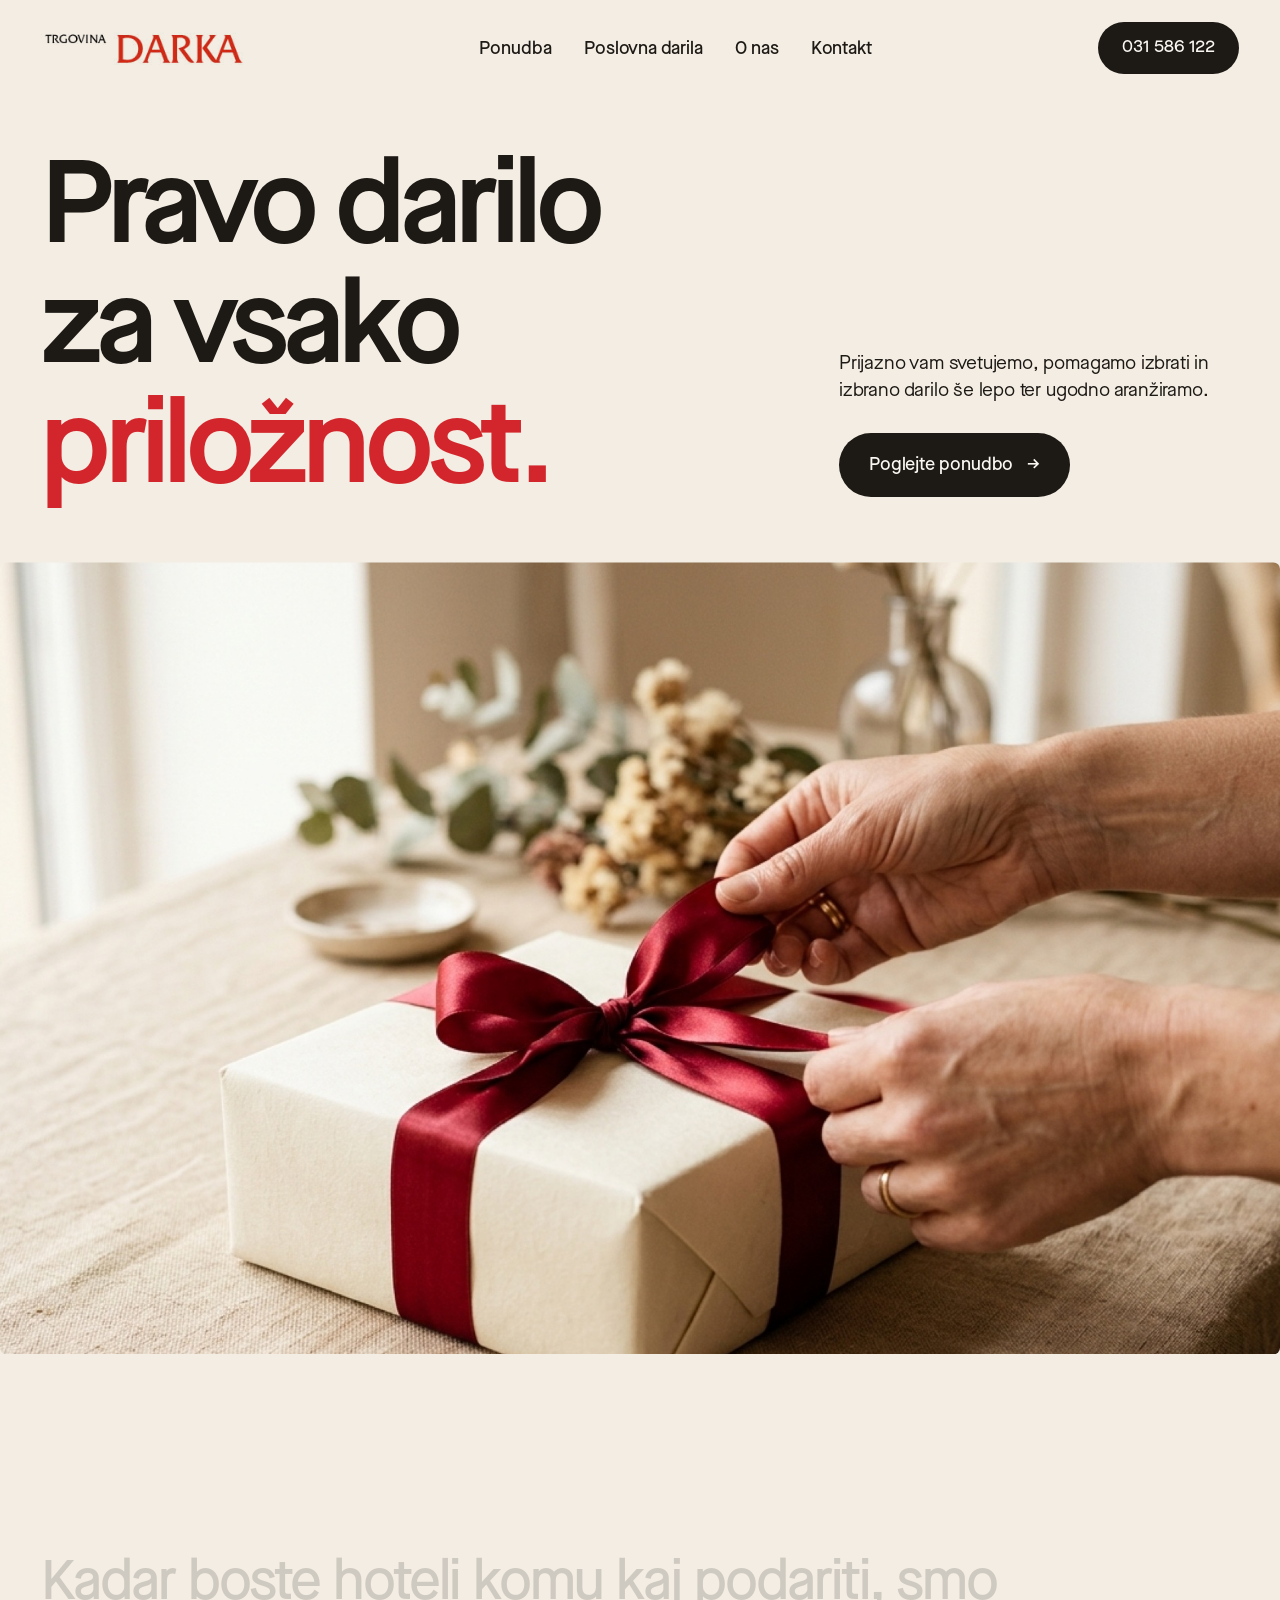
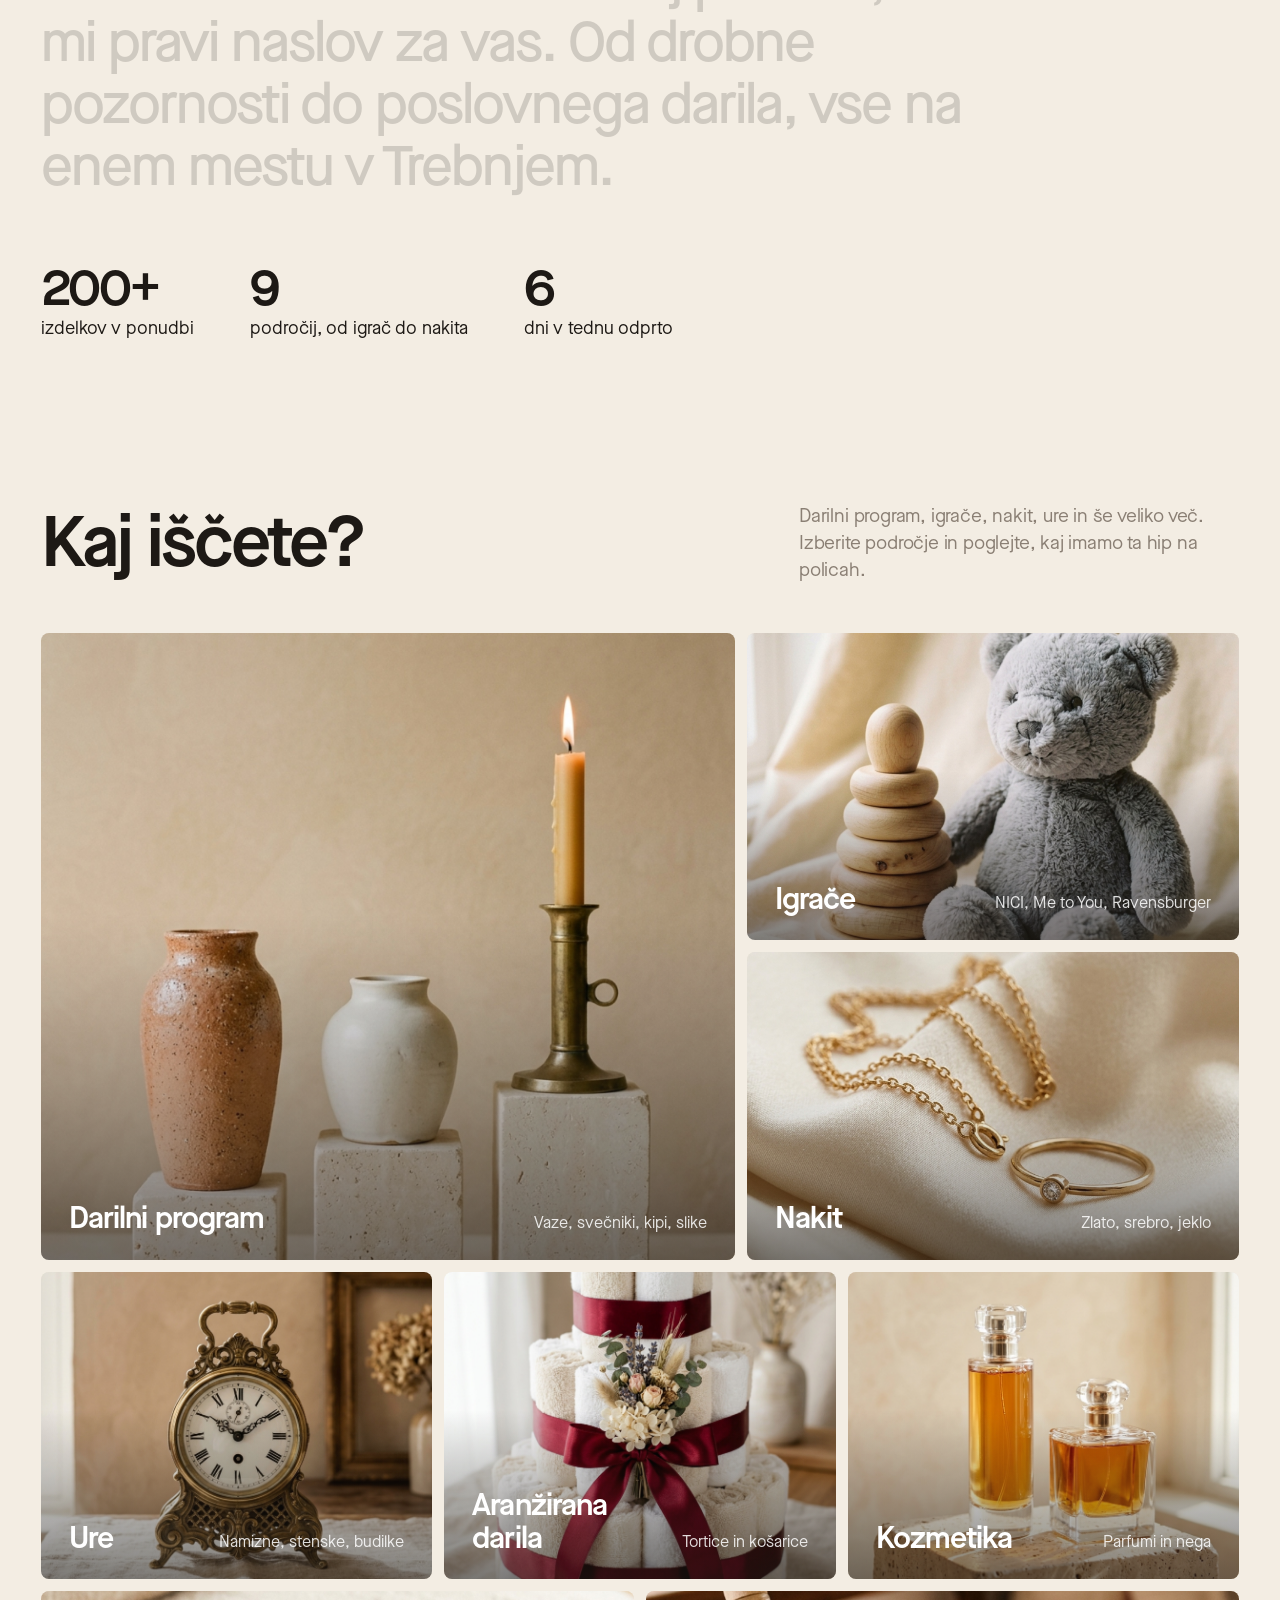
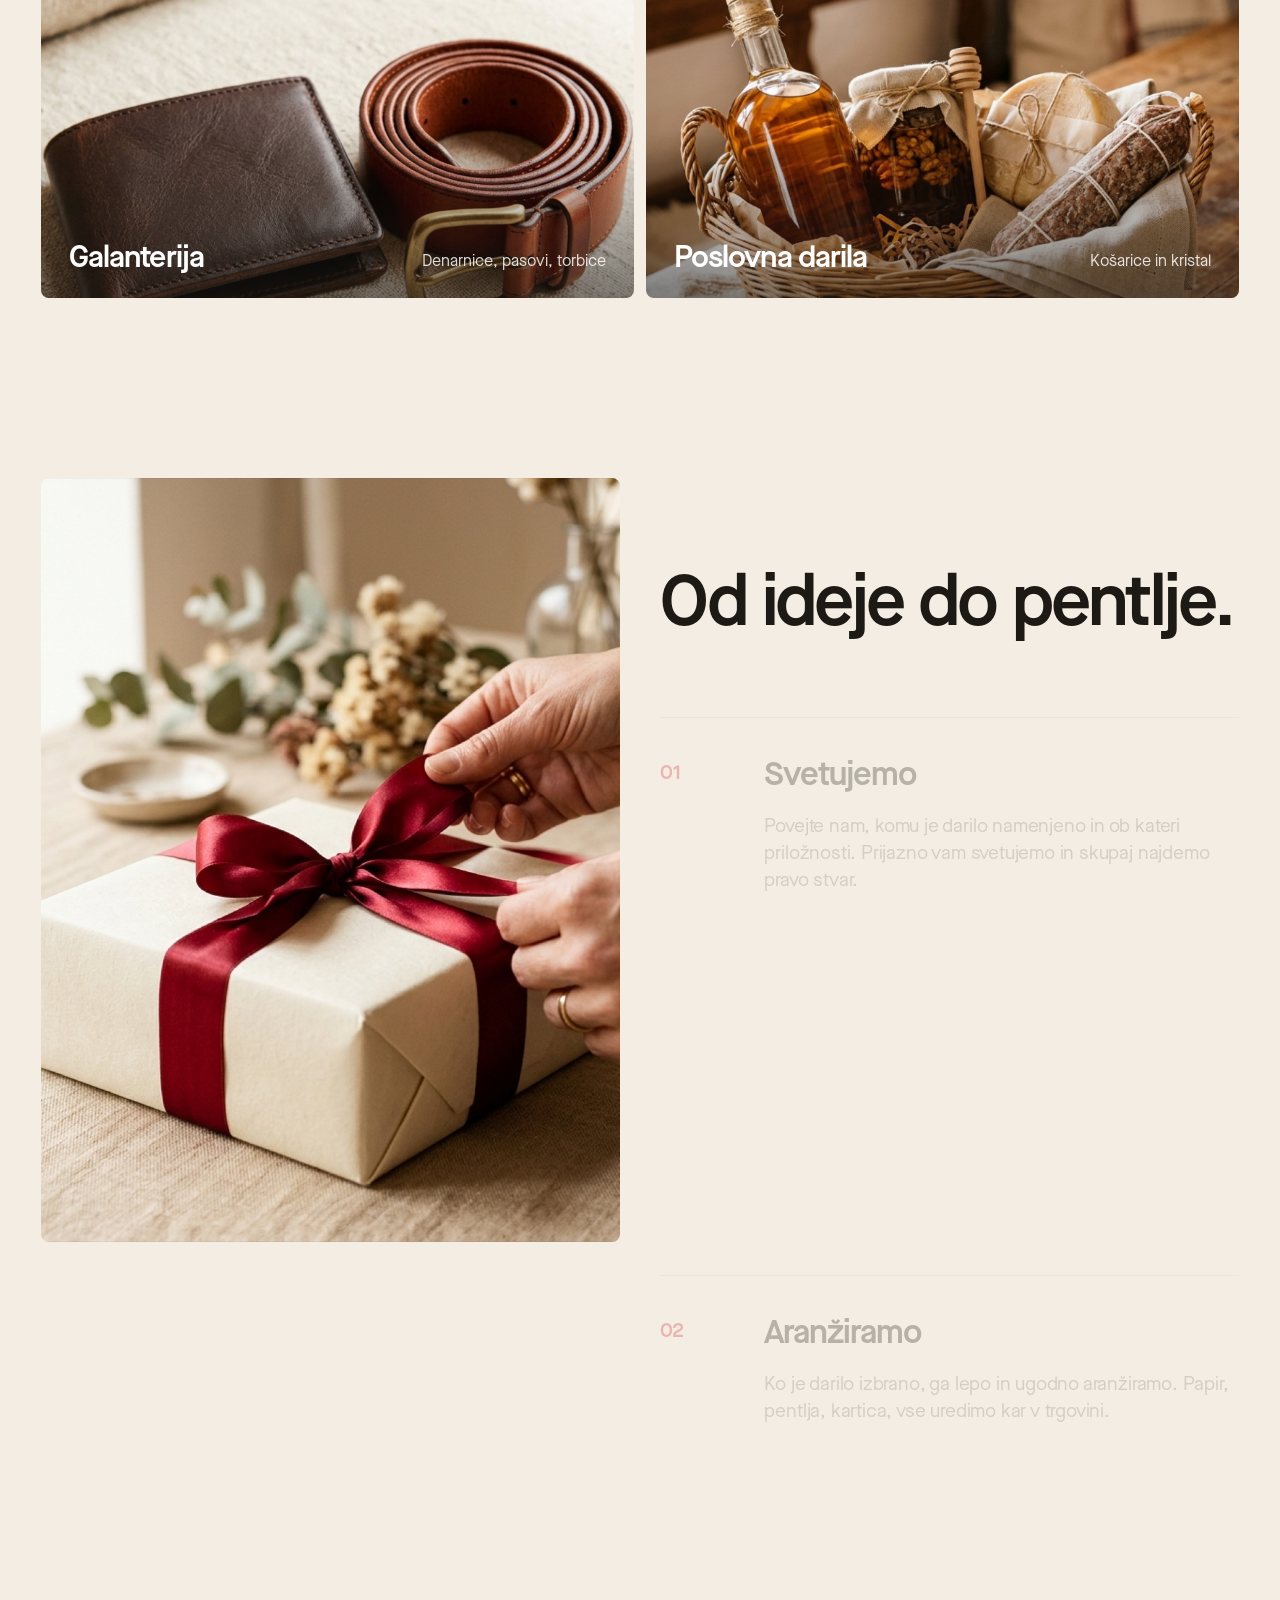
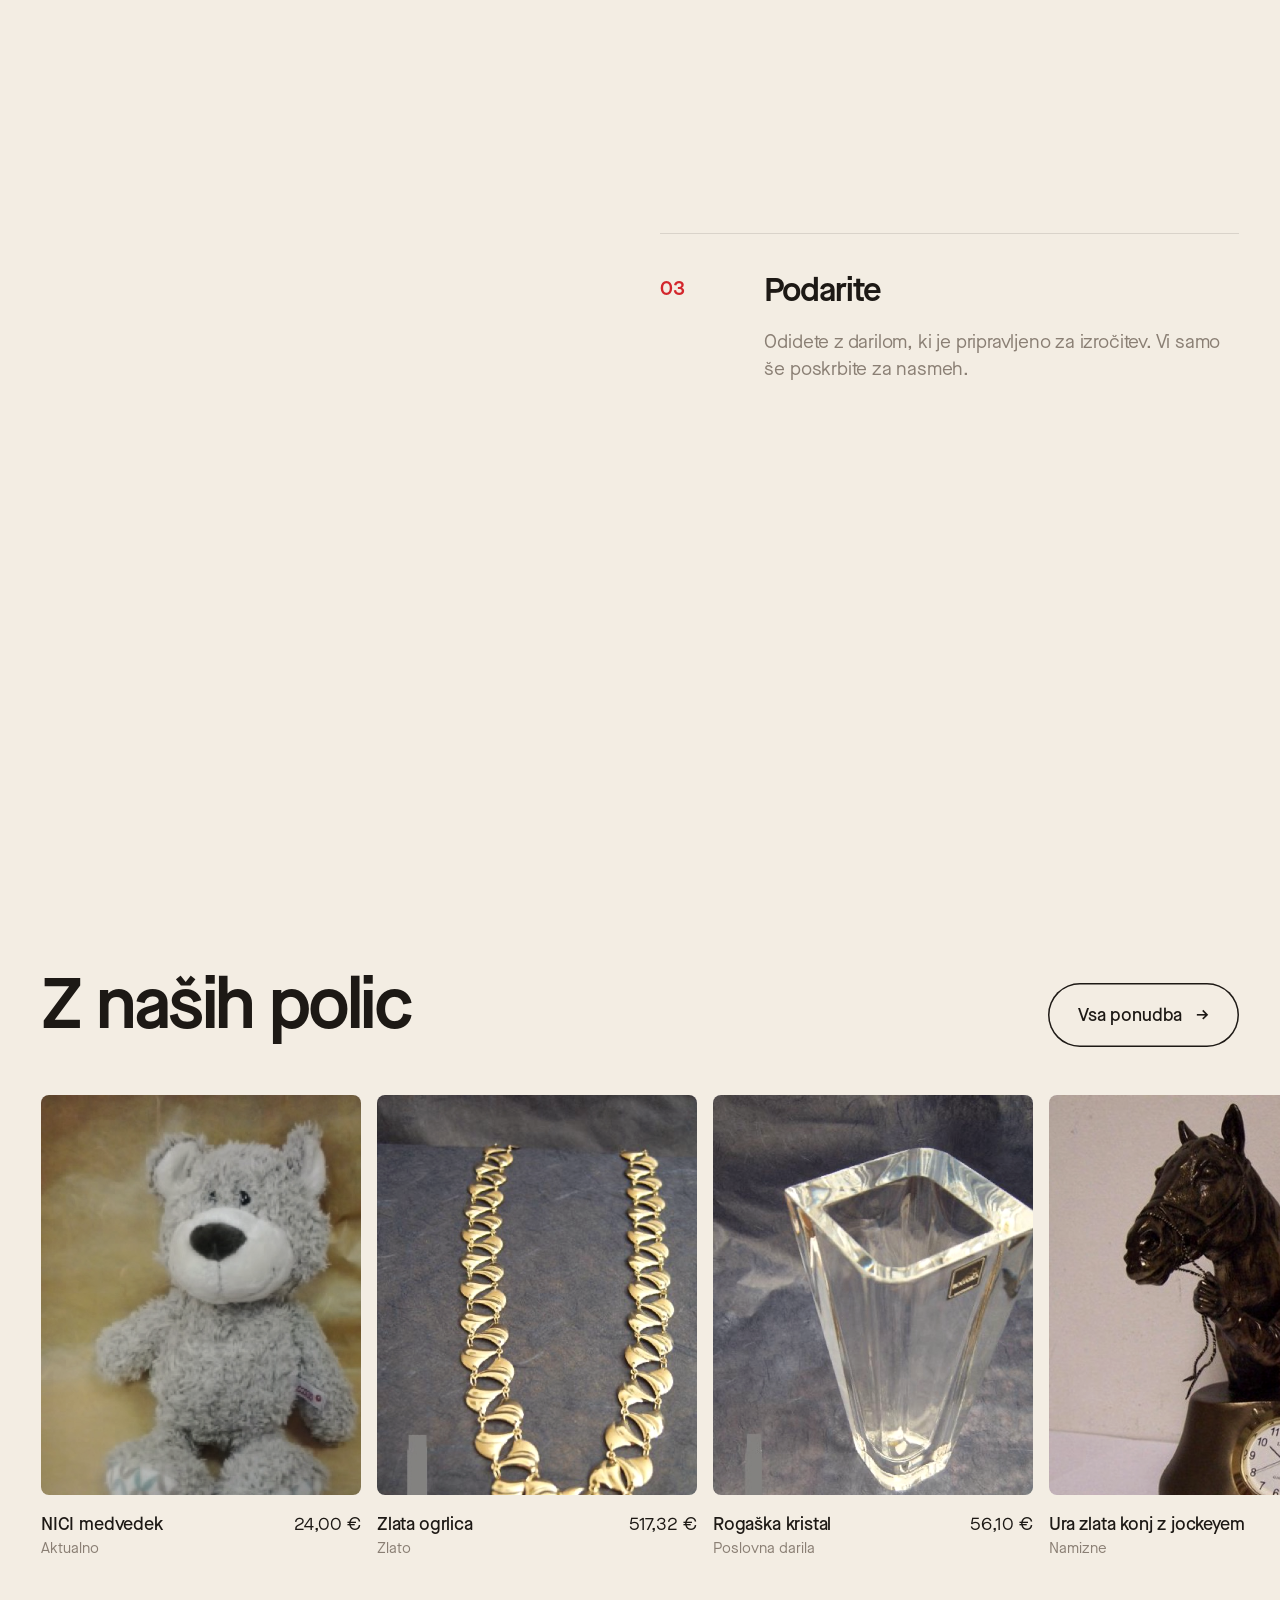
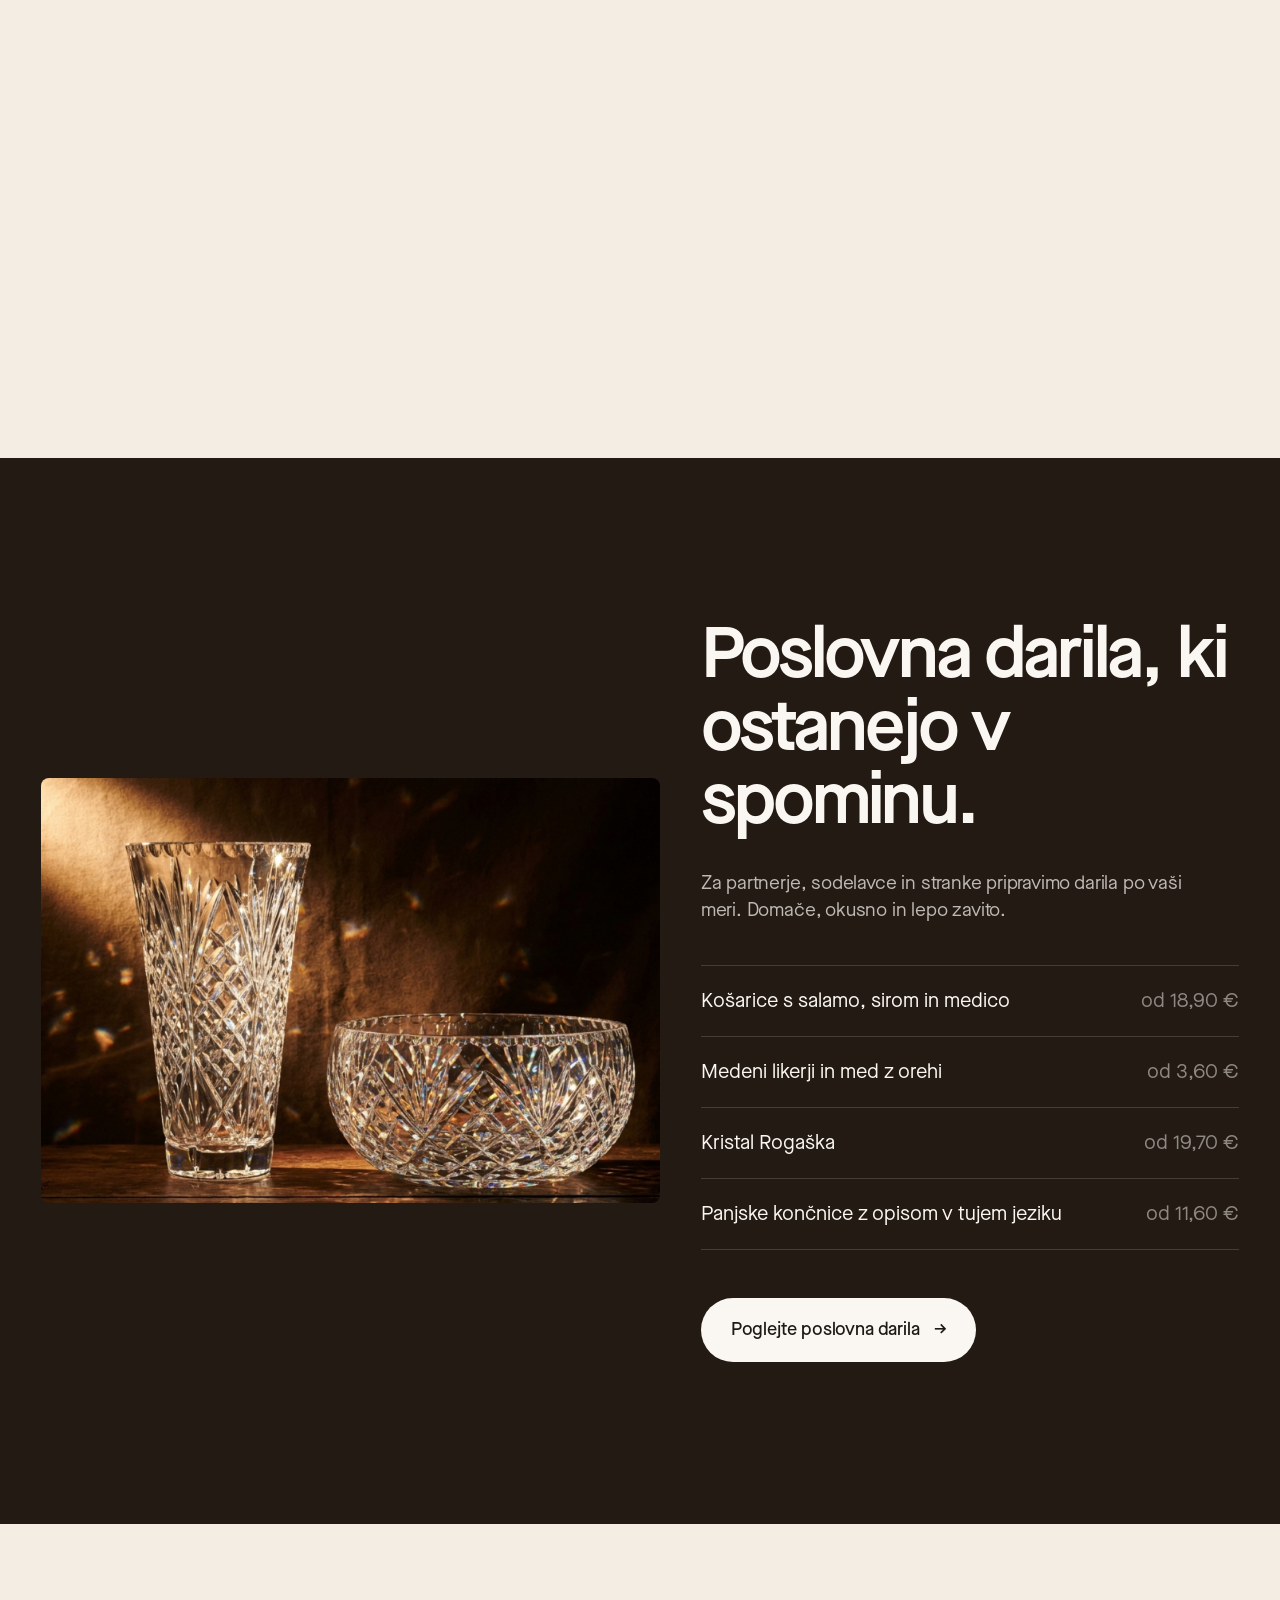
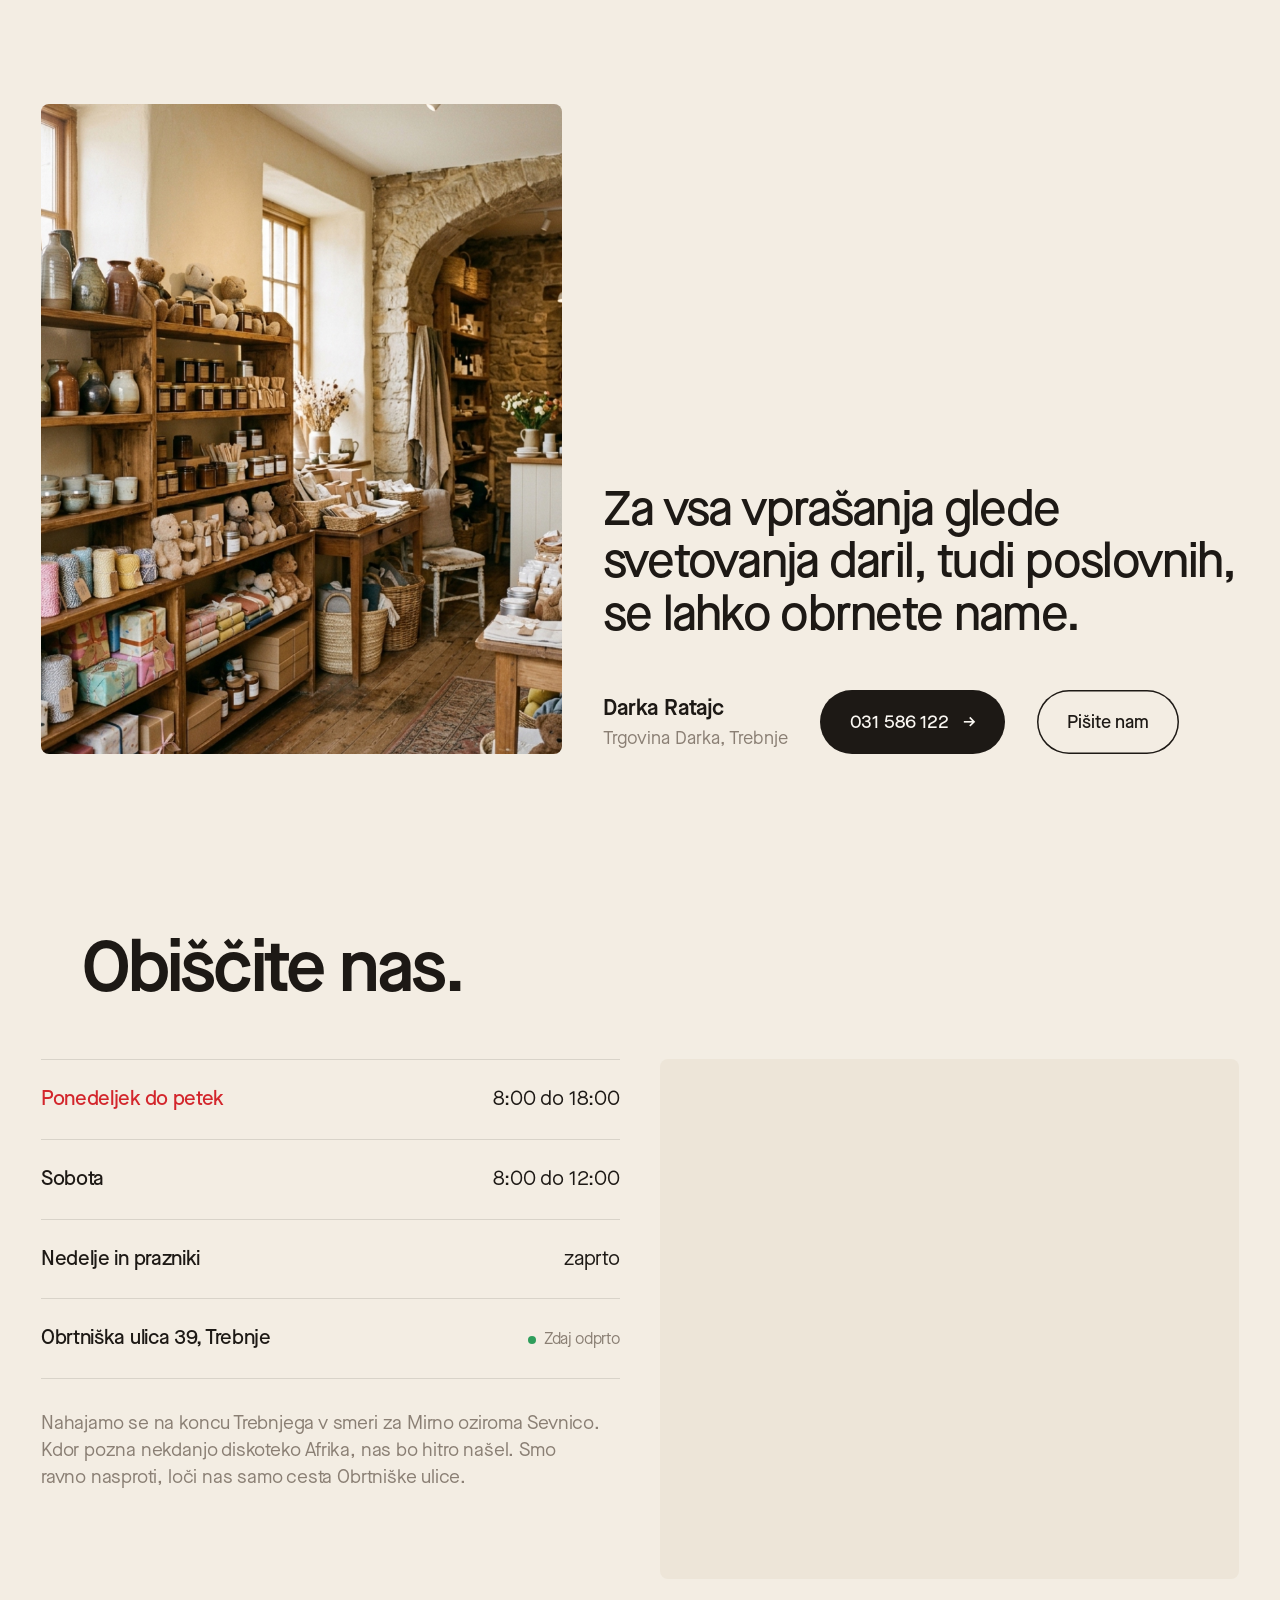
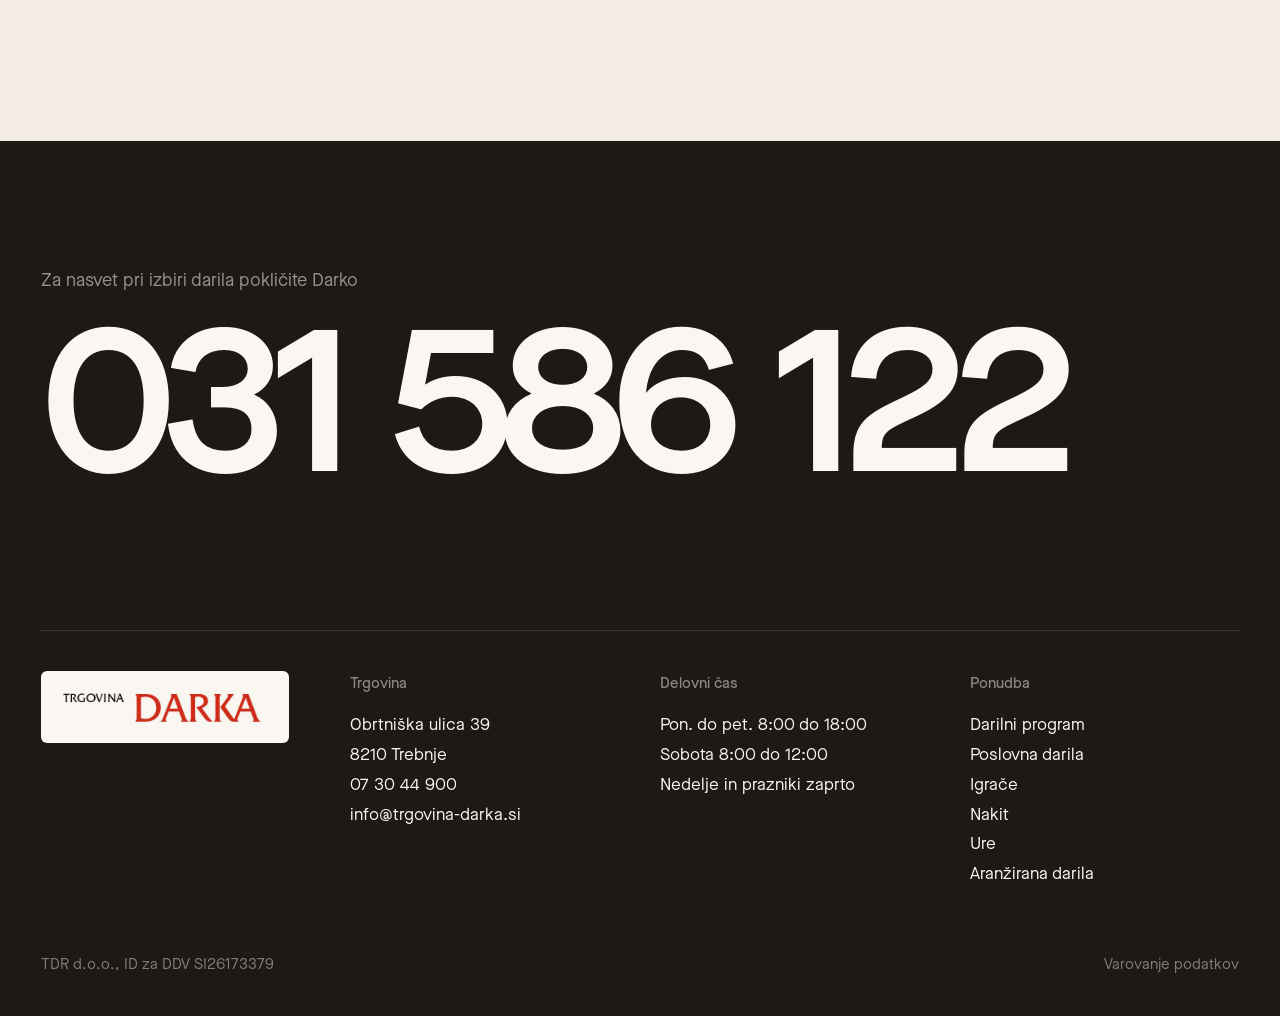
<file: index.html>
<!doctype html>
<html lang="sl">
<head>
<meta charset="utf-8">
<meta name="viewport" content="width=device-width,initial-scale=1">
<title>Trgovina Darka, darila za vsako priložnost, Trebnje</title>
<meta name="description" content="Trgovina Darka v Trebnjem. Darilni program, igrače, nakit, ure in poslovna darila. Prijazno svetujemo in darilo lepo aranžiramo.">
<meta name="robots" content="noindex">
<link rel="preload" href="assets/fonts/MaisonNeue-Demi.otf" as="font" type="font/otf" crossorigin>
<link rel="stylesheet" href="assets/styles.css?v=7">
</head>
<body data-page="home">

<div class="loader" id="loader"><img class="loader-logo" src="assets/img/logo-darka.png" alt=""><div class="loader-bar"></div></div>

<main>
  <section class="hero">
    <div class="hero-top">
      <h1 class="display"><span class="ln"><span>Pravo darilo</span></span><span class="ln"><span>za vsako</span></span><span class="ln"><span class="red">priložnost.</span></span></h1>
      <div class="hero-side rv">
        <p class="lead">Prijazno vam svetujemo, pomagamo izbrati in izbrano darilo še lepo ter ugodno aranžiramo.</p>
        <a class="btn btn-ink" href="ponudba.html">Poglejte ponudbo <span class="arr">→</span></a>
      </div>
    </div>
    <div class="hero-media" id="heroMedia"><img src="assets/img/hero.jpg" alt="Zavijanje darila z rdečo pentljo" id="heroImg"></div>
  </section>

  <section class="statement">
    <p id="statement">Kadar boste hoteli komu kaj podariti, smo mi pravi naslov za vas. Od drobne pozornosti do poslovnega darila, vse na enem mestu v Trebnjem.</p>
    <div class="statement-meta rv">
      <div><b id="cnt">200+</b>izdelkov v ponudbi</div>
      <div><b>9</b>področij, od igrač do nakita</div>
      <div><b>6</b>dni v tednu odprto</div>
    </div>
  </section>

  <section class="cats">
    <div class="shead">
      <h2 class="h2 rv">Kaj iščete?</h2>
      <p class="lead muted rv">Darilni program, igrače, nakit, ure in še veliko več. Izberite področje in poglejte, kaj imamo ta hip na policah.</p>
    </div>
    <div class="bento">
      <a class="tile t1 rv" href="ponudba.html#Darilni%20program"><img src="assets/img/cat-darilni.jpg" alt="" loading="lazy"><div class="tile-t"><b>Darilni program</b><span>Vaze, svečniki, kipi, slike</span></div></a>
      <a class="tile t2 rv" href="ponudba.html#Igra%C4%8De"><img src="assets/img/cat-igrace.jpg" alt="" loading="lazy"><div class="tile-t"><b>Igrače</b><span>NICI, Me to You, Ravensburger</span></div></a>
      <a class="tile t3 rv" href="ponudba.html#Nakit"><img src="assets/img/cat-nakit.jpg" alt="" loading="lazy"><div class="tile-t"><b>Nakit</b><span>Zlato, srebro, jeklo</span></div></a>
      <a class="tile t4 rv" href="ponudba.html#Ure"><img src="assets/img/cat-ure.jpg" alt="" loading="lazy"><div class="tile-t"><b>Ure</b><span>Namizne, stenske, budilke</span></div></a>
      <a class="tile t5 rv" href="ponudba.html#Aran%C5%BEirana%20darila"><img src="assets/img/cat-aranzirana.jpg" alt="" loading="lazy"><div class="tile-t"><b>Aranžirana darila</b><span>Tortice in košarice</span></div></a>
      <a class="tile t6 rv" href="ponudba.html#Kozmetika"><img src="assets/img/cat-kozmetika.jpg" alt="" loading="lazy"><div class="tile-t"><b>Kozmetika</b><span>Parfumi in nega</span></div></a>
      <a class="tile t7 rv" href="ponudba.html#Galanterija"><img src="assets/img/cat-galanterija.jpg" alt="" loading="lazy"><div class="tile-t"><b>Galanterija</b><span>Denarnice, pasovi, torbice</span></div></a>
      <a class="tile t8 rv" href="ponudba.html#Poslovna%20darila"><img src="assets/img/cat-poslovna.jpg" alt="" loading="lazy"><div class="tile-t"><b>Poslovna darila</b><span>Košarice in kristal</span></div></a>
    </div>
  </section>

  <section class="story" id="story">
    <div class="story-media">
      <img src="assets/img/shop.jpg" alt="" class="on">
      <img src="assets/img/wrap.jpg" alt="">
      <img src="assets/img/hero.jpg" alt="">
    </div>
    <div class="story-steps">
      <h2 class="h2 rv">Od ideje do pentlje.</h2>
      <div class="step on"><span class="step-n">01</span><div><h3 class="h3">Svetujemo</h3><p class="lead muted">Povejte nam, komu je darilo namenjeno in ob kateri priložnosti. Prijazno vam svetujemo in skupaj najdemo pravo stvar.</p></div></div>
      <div class="step"><span class="step-n">02</span><div><h3 class="h3">Aranžiramo</h3><p class="lead muted">Ko je darilo izbrano, ga lepo in ugodno aranžiramo. Papir, pentlja, kartica, vse uredimo kar v trgovini.</p></div></div>
      <div class="step"><span class="step-n">03</span><div><h3 class="h3">Podarite</h3><p class="lead muted">Odidete z darilom, ki je pripravljeno za izročitev. Vi samo še poskrbite za nasmeh.</p></div></div>
    </div>
  </section>

  <section class="shelf" id="shelf">
    <div class="shead">
      <h2 class="h2 rv">Z naših polic</h2>
      <a class="btn btn-line rv" href="ponudba.html">Vsa ponudba <span class="arr">→</span></a>
    </div>
    <div class="shelf-track" id="shelfTrack"></div>
  </section>

  <section class="biz">
    <div class="biz-media rv"><img src="assets/img/crystal.jpg" alt="Kristal" data-par></div>
    <div>
      <h2 class="h2 rv">Poslovna darila, ki ostanejo v spominu.</h2>
      <p class="lead rv">Za partnerje, sodelavce in stranke pripravimo darila po vaši meri. Domače, okusno in lepo zavito.</p>
      <ul class="biz-list rv">
        <li>Košarice s salamo, sirom in medico <span>od 18,90 €</span></li>
        <li>Medeni likerji in med z orehi <span>od 3,60 €</span></li>
        <li>Kristal Rogaška <span>od 19,70 €</span></li>
        <li>Panjske končnice z opisom v tujem jeziku <span>od 11,60 €</span></li>
      </ul>
      <a class="btn btn-light rv" href="ponudba.html#Poslovna%20darila">Poglejte poslovna darila <span class="arr">→</span></a>
    </div>
  </section>

  <section class="darka">
    <div class="darka-img rv"><img src="assets/img/shop.jpg" alt="Trgovina Darka" data-par></div>
    <div>
      <q class="rv">Za vsa vprašanja glede svetovanja daril, tudi poslovnih, se lahko obrnete name.</q>
      <div class="darka-who rv">
        <div><b>Darka Ratajc</b><span class="muted">Trgovina Darka, Trebnje</span></div>
        <a class="btn btn-ink" href="tel:+38631586122">031 586 122 <span class="arr">→</span></a>
        <a class="btn btn-line" href="mailto:info@trgovina-darka.si">Pišite nam</a>
      </div>
    </div>
  </section>

  <section class="visit" id="obisk">
    <div class="shead"><h2 class="h2 rv">Obiščite nas.</h2></div>
    <div class="visit-grid">
      <div>
        <div class="rows rv" id="hours">
          <div class="row" data-d="1-5"><b>Ponedeljek do petek</b><span>8:00 do 18:00</span></div>
          <div class="row" data-d="6"><b>Sobota</b><span>8:00 do 12:00</span></div>
          <div class="row" data-d="0"><b>Nedelje in prazniki</b><span>zaprto</span></div>
          <div class="row"><b>Obrtniška ulica 39, Trebnje</b><span class="st"><i class="dot" id="dot"></i><span id="status"></span></span></div>
        </div>
        <p class="lead muted visit-note rv">Nahajamo se na koncu Trebnjega v smeri za Mirno oziroma Sevnico. Kdor pozna nekdanjo diskoteko Afrika, nas bo hitro našel. Smo ravno nasproti, loči nas samo cesta Obrtniške ulice.</p>
      </div>
      <div class="map rv"><iframe title="Zemljevid, Obrtniška ulica 39, Trebnje" loading="lazy" src="https://maps.google.com/maps?q=Obrtni%C5%A1ka%20ulica%2039%2C%208210%20Trebnje&z=15&output=embed"></iframe></div>
    </div>
  </section>
</main>

<script src="assets/js/gsap.min.js"></script>
<script src="assets/js/ScrollTrigger.min.js"></script>
<script src="assets/js/lenis.min.js"></script>
<script src="assets/js/products.js?v=7"></script>
<script src="assets/js/site.js?v=7"></script>
<script src="assets/js/shop.js?v=7"></script>
<script src="assets/js/home.js?v=7"></script>
</body>
</html>
</file>
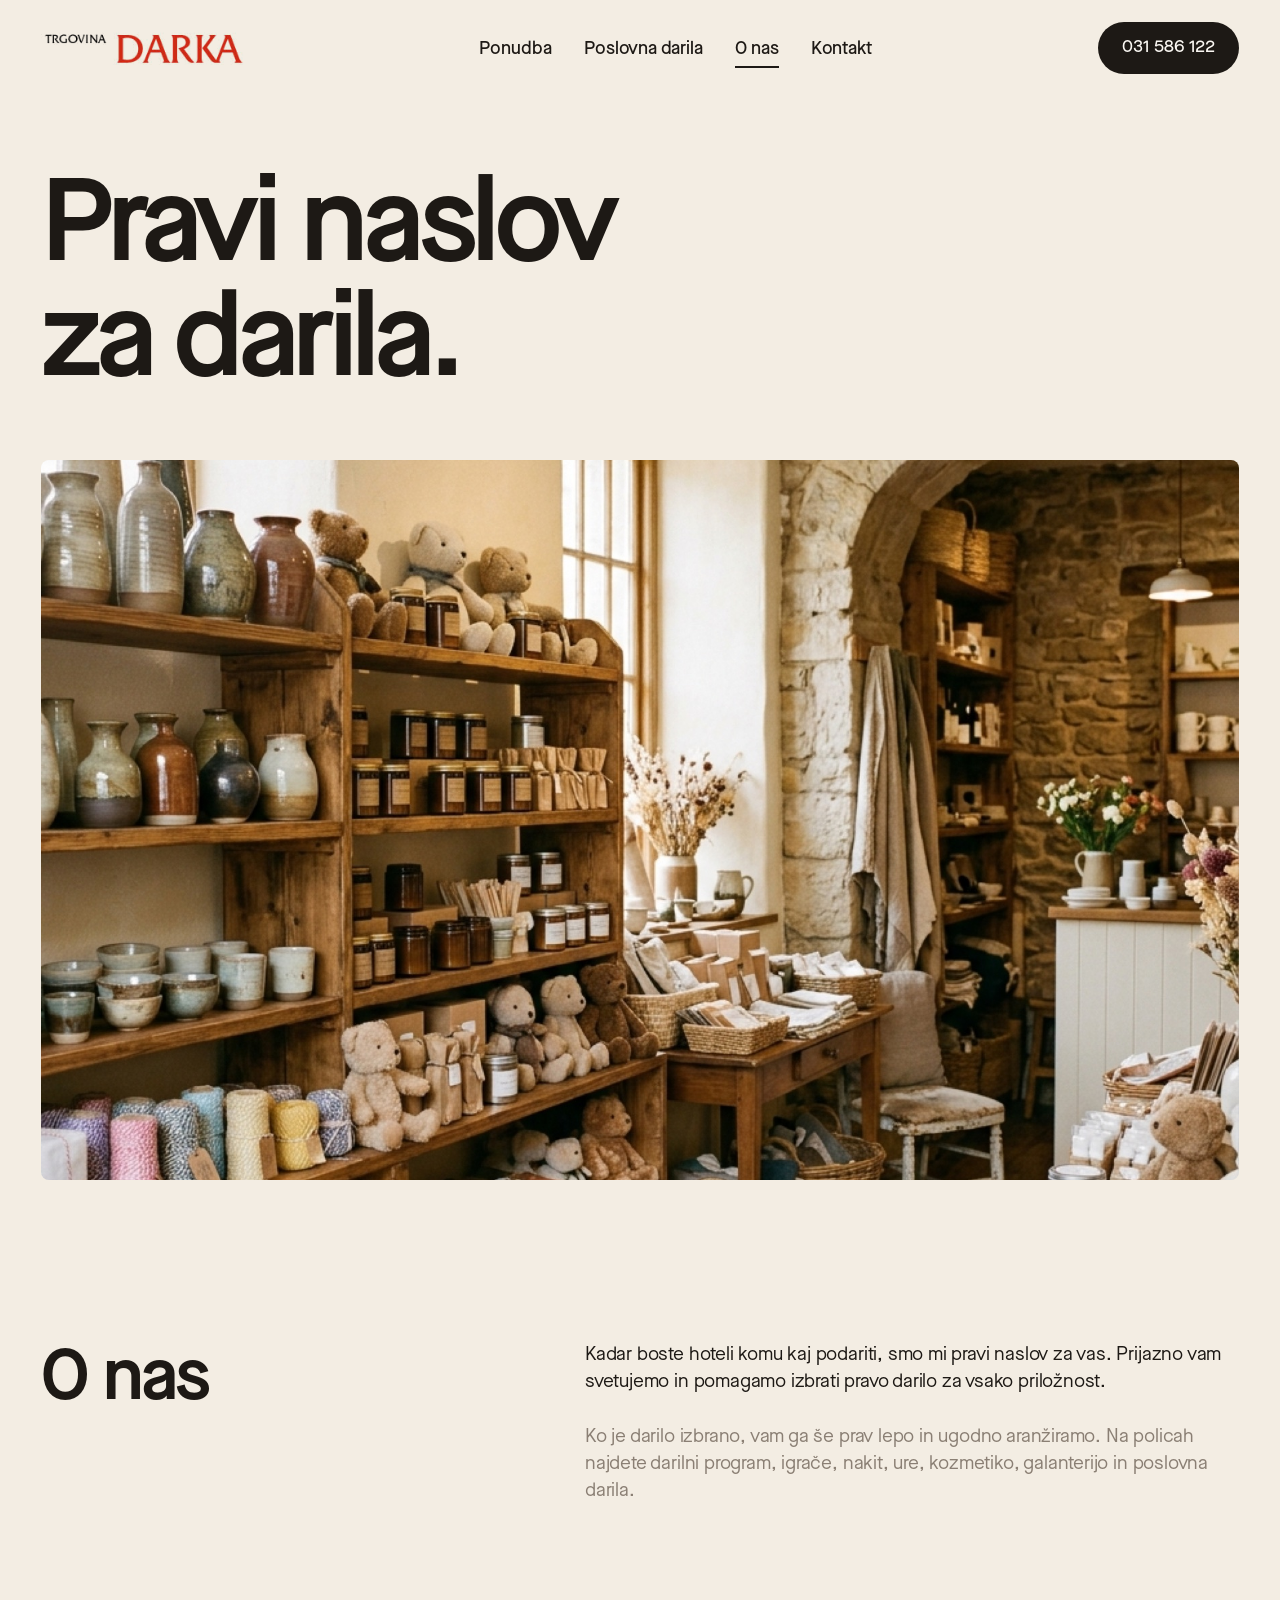
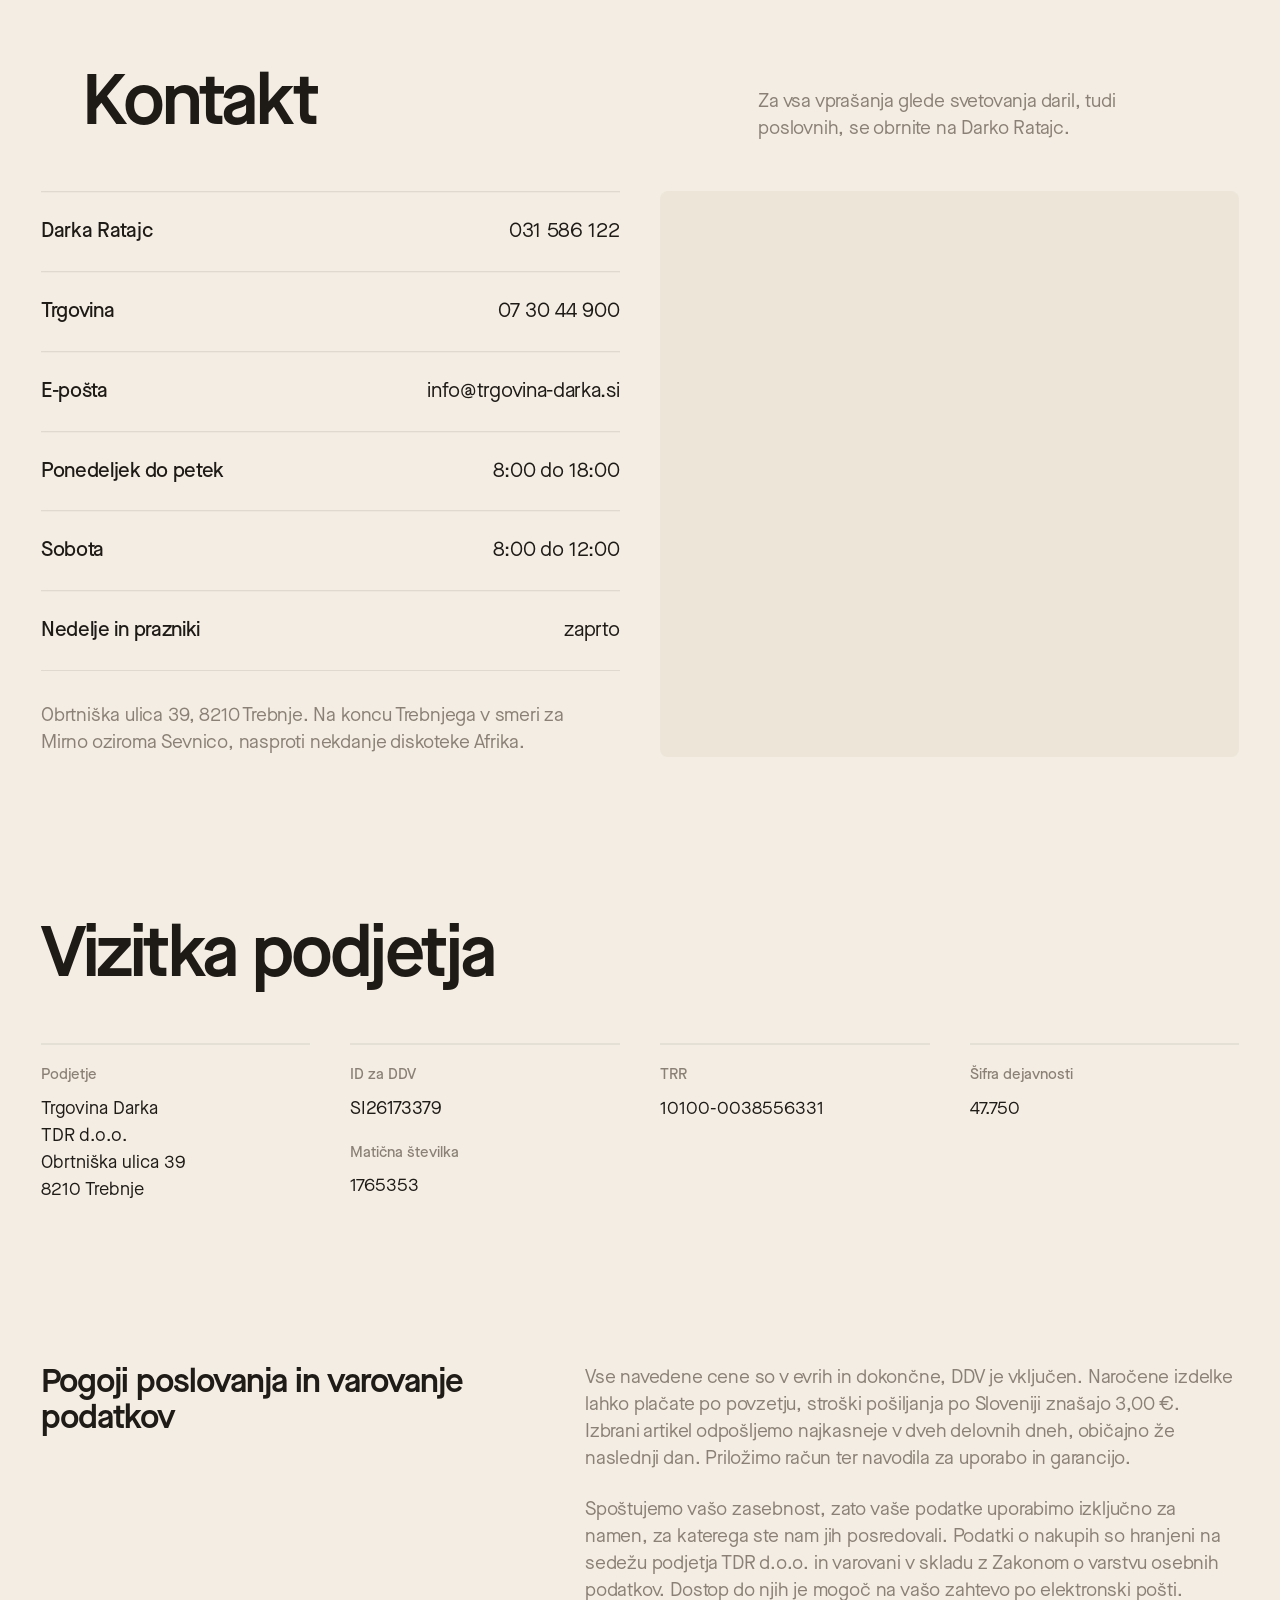
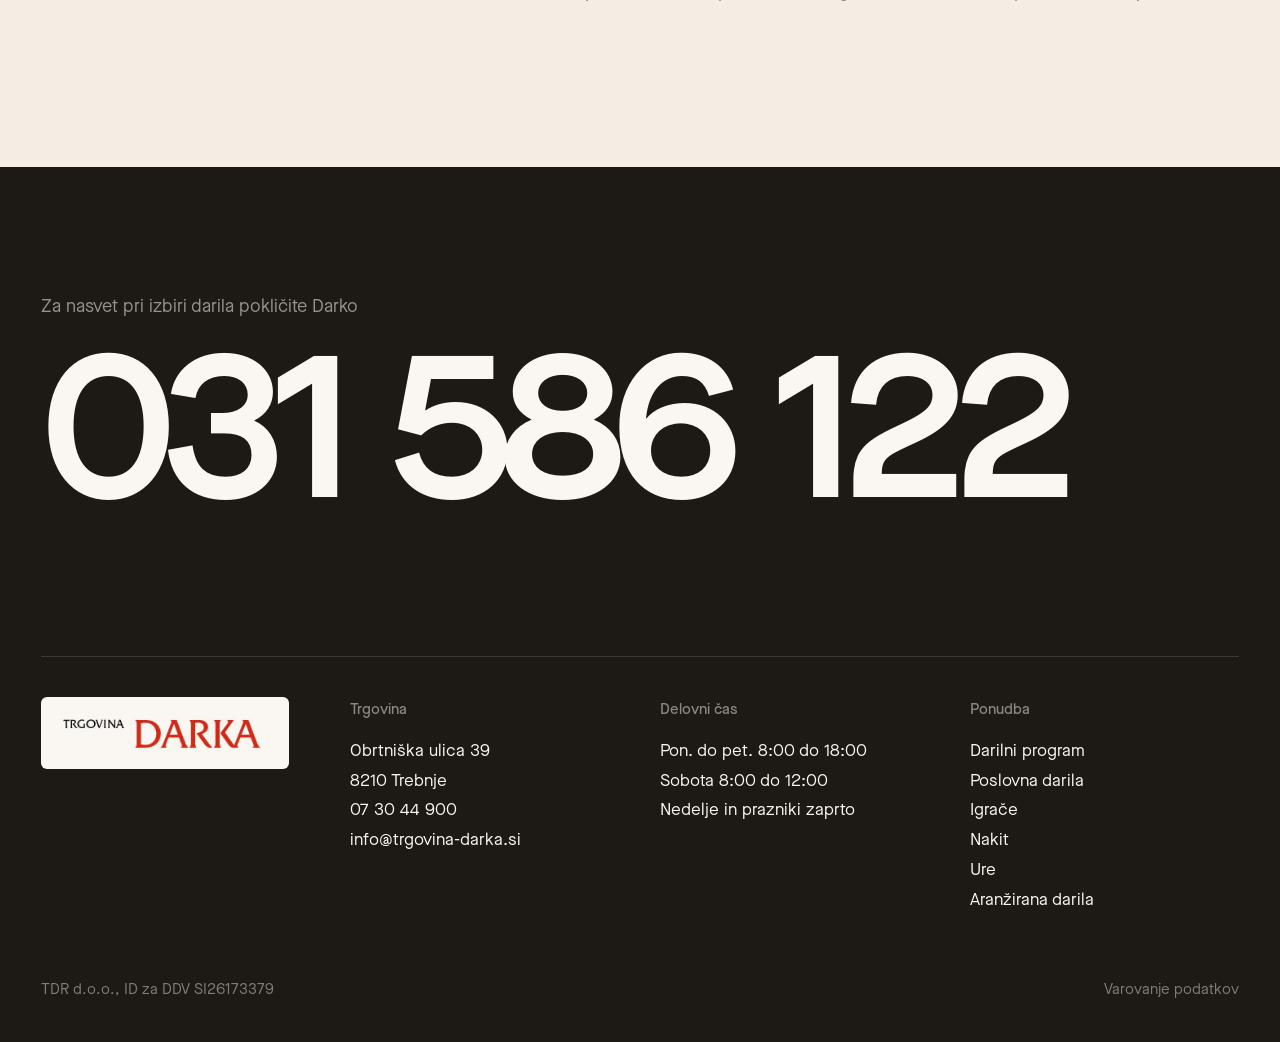
<file: o-nas.html>
<!doctype html>
<html lang="sl">
<head>
<meta charset="utf-8">
<meta name="viewport" content="width=device-width,initial-scale=1">
<title>O nas in kontakt, Trgovina Darka</title>
<meta name="robots" content="noindex">
<link rel="stylesheet" href="assets/styles.css?v=7">
</head>
<body data-page="o-nas">
<main>
  <section class="phero">
    <h1 class="display rv">Pravi naslov<br>za darila.</h1>
  </section>
  <div class="about-hero rv"><img src="assets/img/shop.jpg" alt="Notranjost trgovine" data-par></div>

  <section class="about-txt">
    <h2 class="h2 rv">O nas</h2>
    <div>
      <p class="lead rv">Kadar boste hoteli komu kaj podariti, smo mi pravi naslov za vas. Prijazno vam svetujemo in pomagamo izbrati pravo darilo za vsako priložnost.</p>
      <p class="lead muted rv" style="margin-top:28px">Ko je darilo izbrano, vam ga še prav lepo in ugodno aranžiramo. Na policah najdete darilni program, igrače, nakit, ure, kozmetiko, galanterijo in poslovna darila.</p>
    </div>
  </section>

  <section class="visit" id="kontakt">
    <div class="shead"><h2 class="h2 rv">Kontakt</h2><p class="lead muted rv">Za vsa vprašanja glede svetovanja daril, tudi poslovnih, se obrnite na Darko Ratajc.</p></div>
    <div class="visit-grid">
      <div>
        <div class="rows rv">
          <a class="row" href="tel:+38631586122"><b>Darka Ratajc</b><span>031 586 122</span></a>
          <a class="row" href="tel:+38673044900"><b>Trgovina</b><span>07 30 44 900</span></a>
          <a class="row" href="mailto:info@trgovina-darka.si"><b>E-pošta</b><span>info@trgovina-darka.si</span></a>
          <div class="row"><b>Ponedeljek do petek</b><span>8:00 do 18:00</span></div>
          <div class="row"><b>Sobota</b><span>8:00 do 12:00</span></div>
          <div class="row"><b>Nedelje in prazniki</b><span>zaprto</span></div>
        </div>
        <p class="lead muted visit-note rv">Obrtniška ulica 39, 8210 Trebnje. Na koncu Trebnjega v smeri za Mirno oziroma Sevnico, nasproti nekdanje diskoteke Afrika.</p>
      </div>
      <div class="map rv"><iframe title="Zemljevid, Obrtniška ulica 39, Trebnje" loading="lazy" src="https://maps.google.com/maps?q=Obrtni%C5%A1ka%20ulica%2039%2C%208210%20Trebnje&z=15&output=embed"></iframe></div>
    </div>
  </section>

  <section id="vizitka">
    <div class="shead"><h2 class="h2 rv">Vizitka podjetja</h2></div>
    <div class="vcard rv">
      <div><h5>Podjetje</h5>Trgovina Darka<br>TDR d.o.o.<br>Obrtniška ulica 39<br>8210 Trebnje</div>
      <div><h5>ID za DDV</h5>SI26173379<h5 style="margin-top:20px">Matična številka</h5>1765353</div>
      <div><h5>TRR</h5>10100-0038556331</div>
      <div><h5>Šifra dejavnosti</h5>47.750</div>
    </div>
  </section>

  <section id="podatki" class="about-txt" style="padding-top:0">
    <h2 class="h3 rv">Pogoji poslovanja in varovanje podatkov</h2>
    <div>
      <p class="lead muted rv">Vse navedene cene so v evrih in dokončne, DDV je vključen. Naročene izdelke lahko plačate po povzetju, stroški pošiljanja po Sloveniji znašajo 3,00 €. Izbrani artikel odpošljemo najkasneje v dveh delovnih dneh, običajno že naslednji dan. Priložimo račun ter navodila za uporabo in garancijo.</p>
      <p class="lead muted rv" style="margin-top:24px">Spoštujemo vašo zasebnost, zato vaše podatke uporabimo izključno za namen, za katerega ste nam jih posredovali. Podatki o nakupih so hranjeni na sedežu podjetja TDR d.o.o. in varovani v skladu z Zakonom o varstvu osebnih podatkov. Dostop do njih je mogoč na vašo zahtevo po elektronski pošti.</p>
    </div>
  </section>
</main>
<script src="assets/js/gsap.min.js"></script>
<script src="assets/js/ScrollTrigger.min.js"></script>
<script src="assets/js/lenis.min.js"></script>
<script src="assets/js/site.js?v=7"></script>
</body>
</html>
</file>
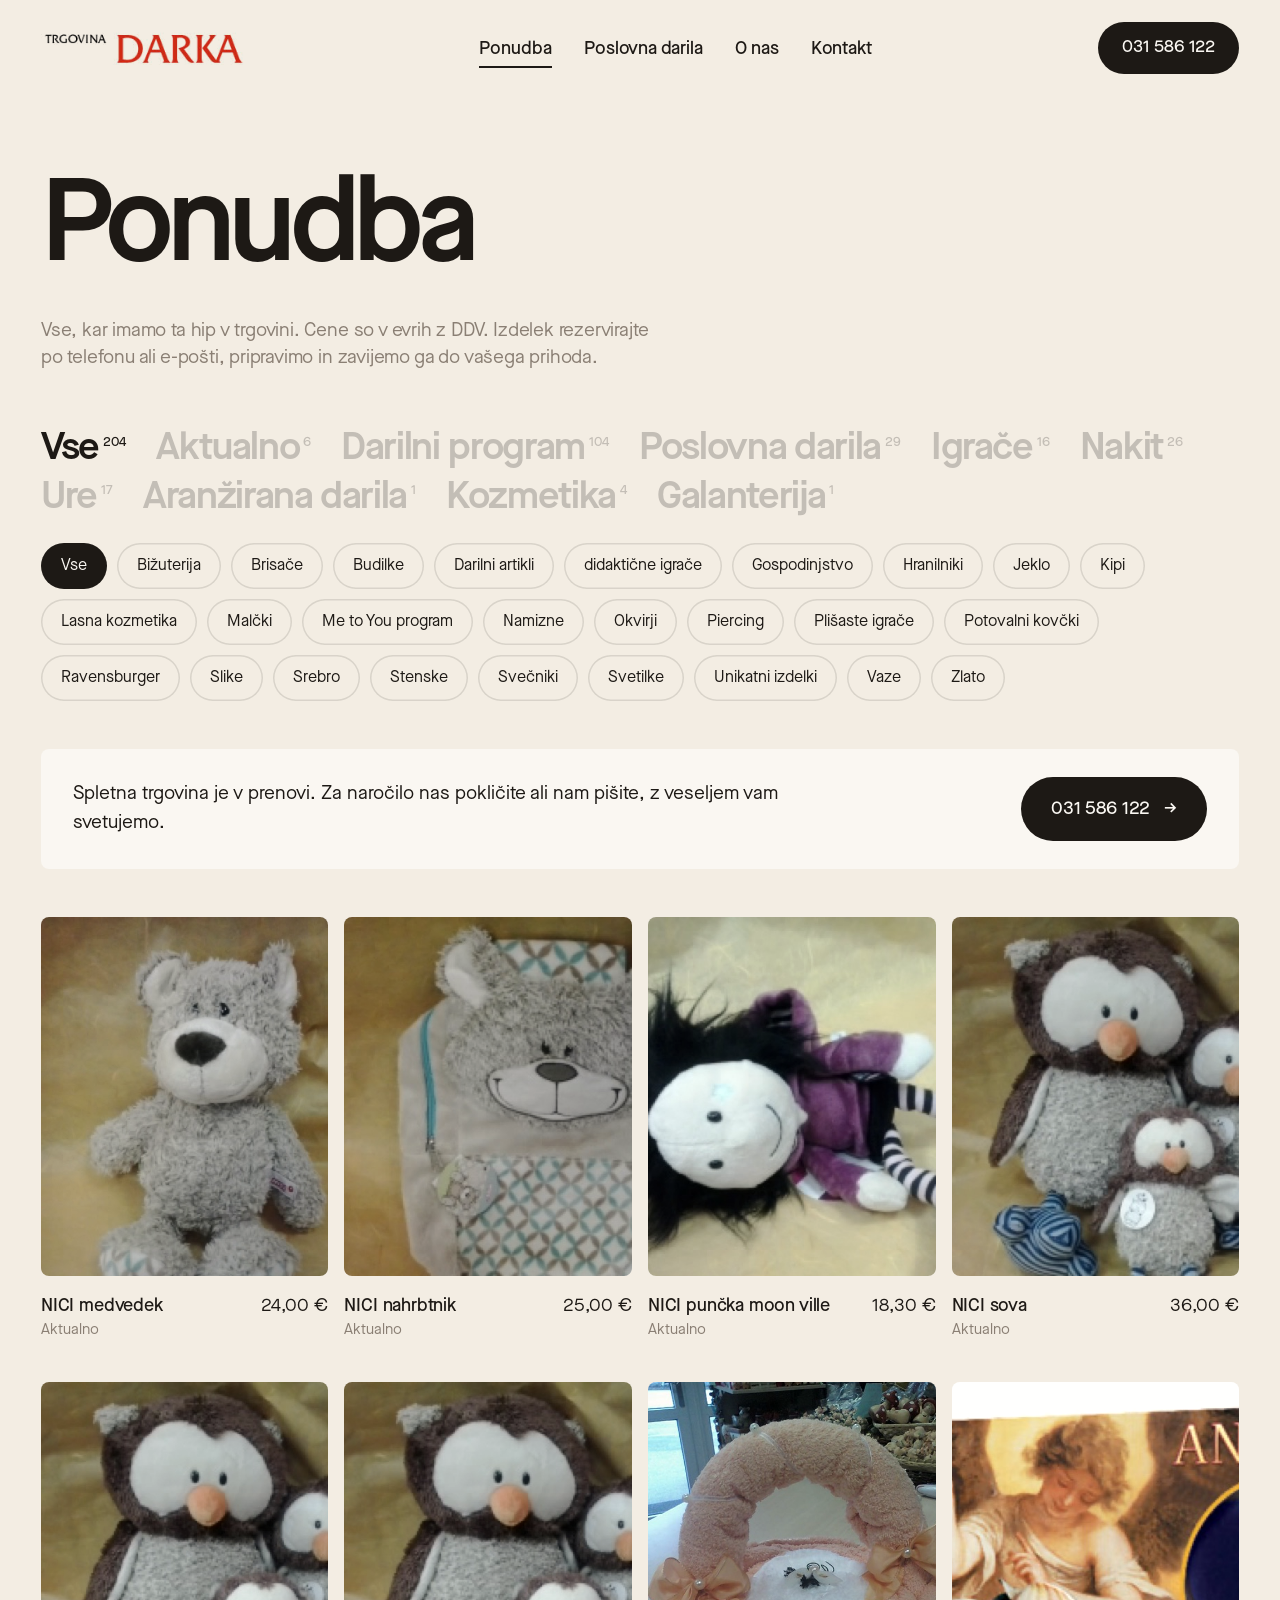
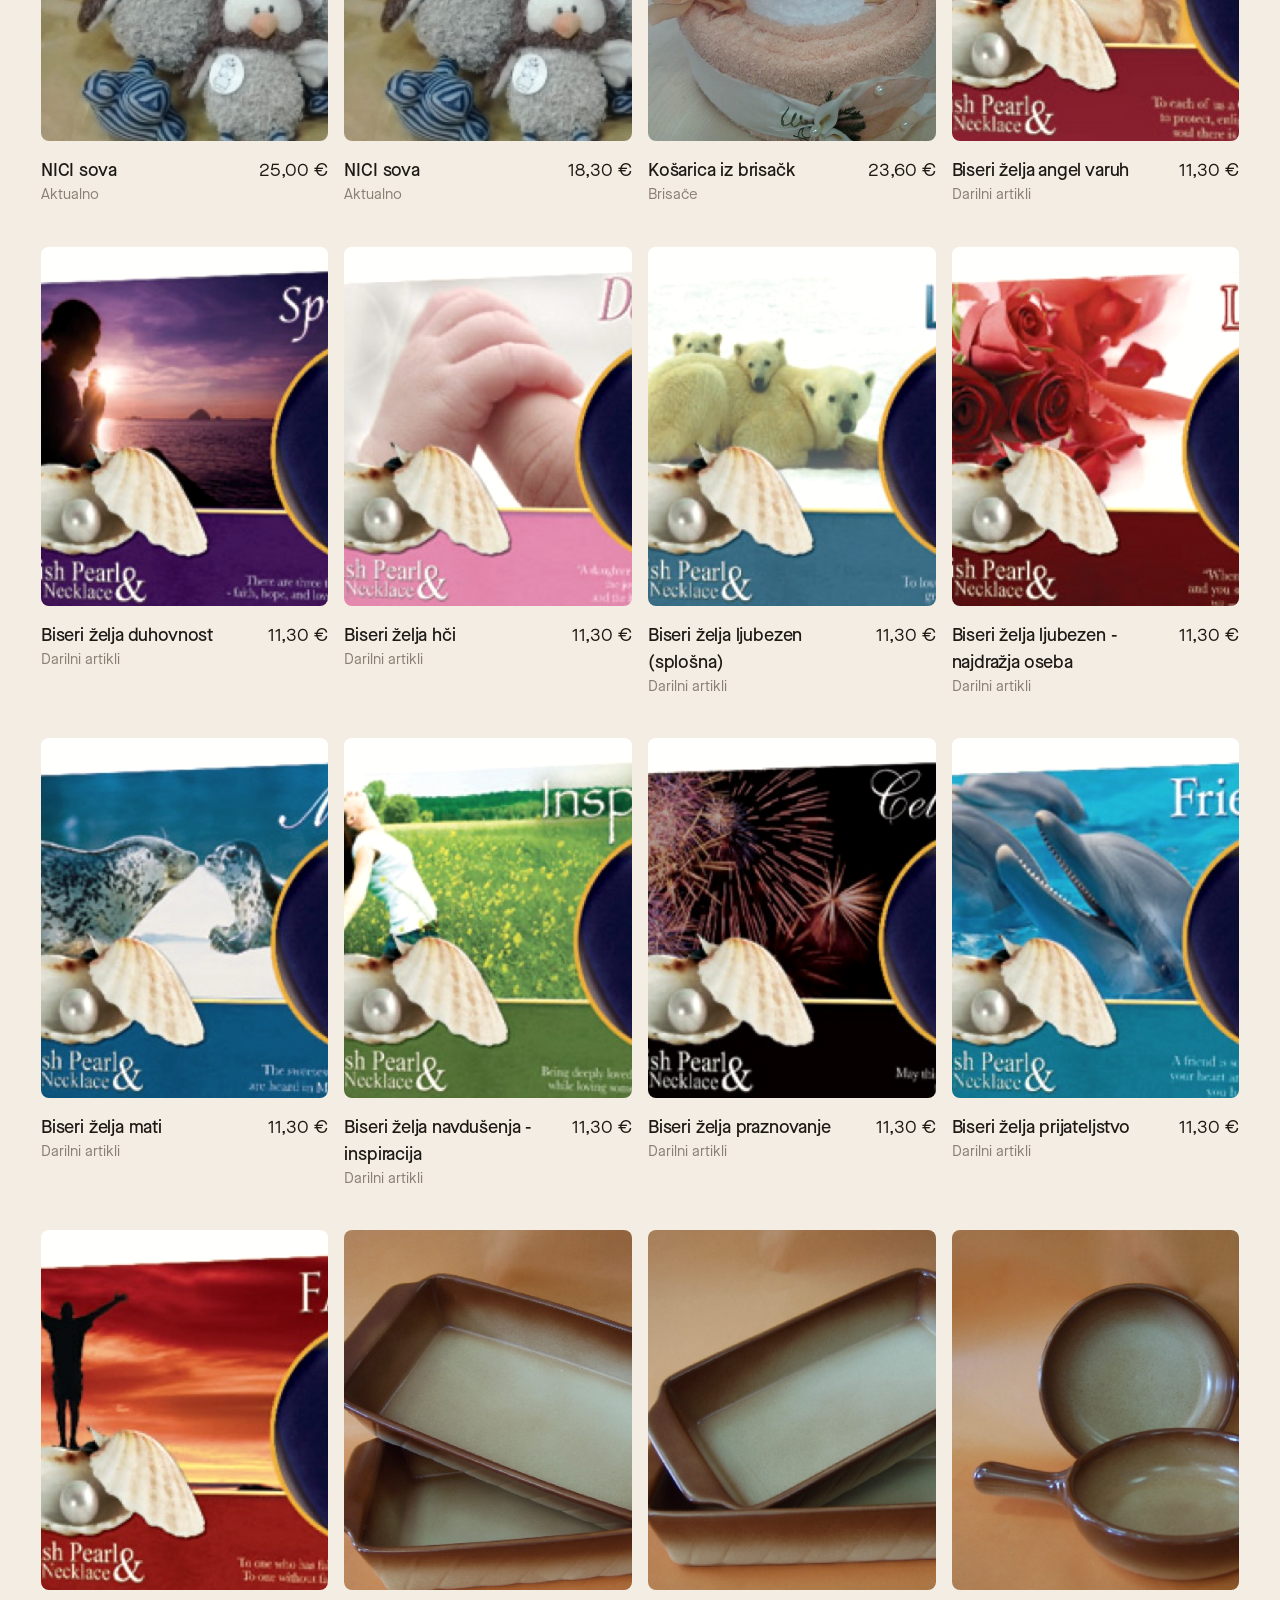
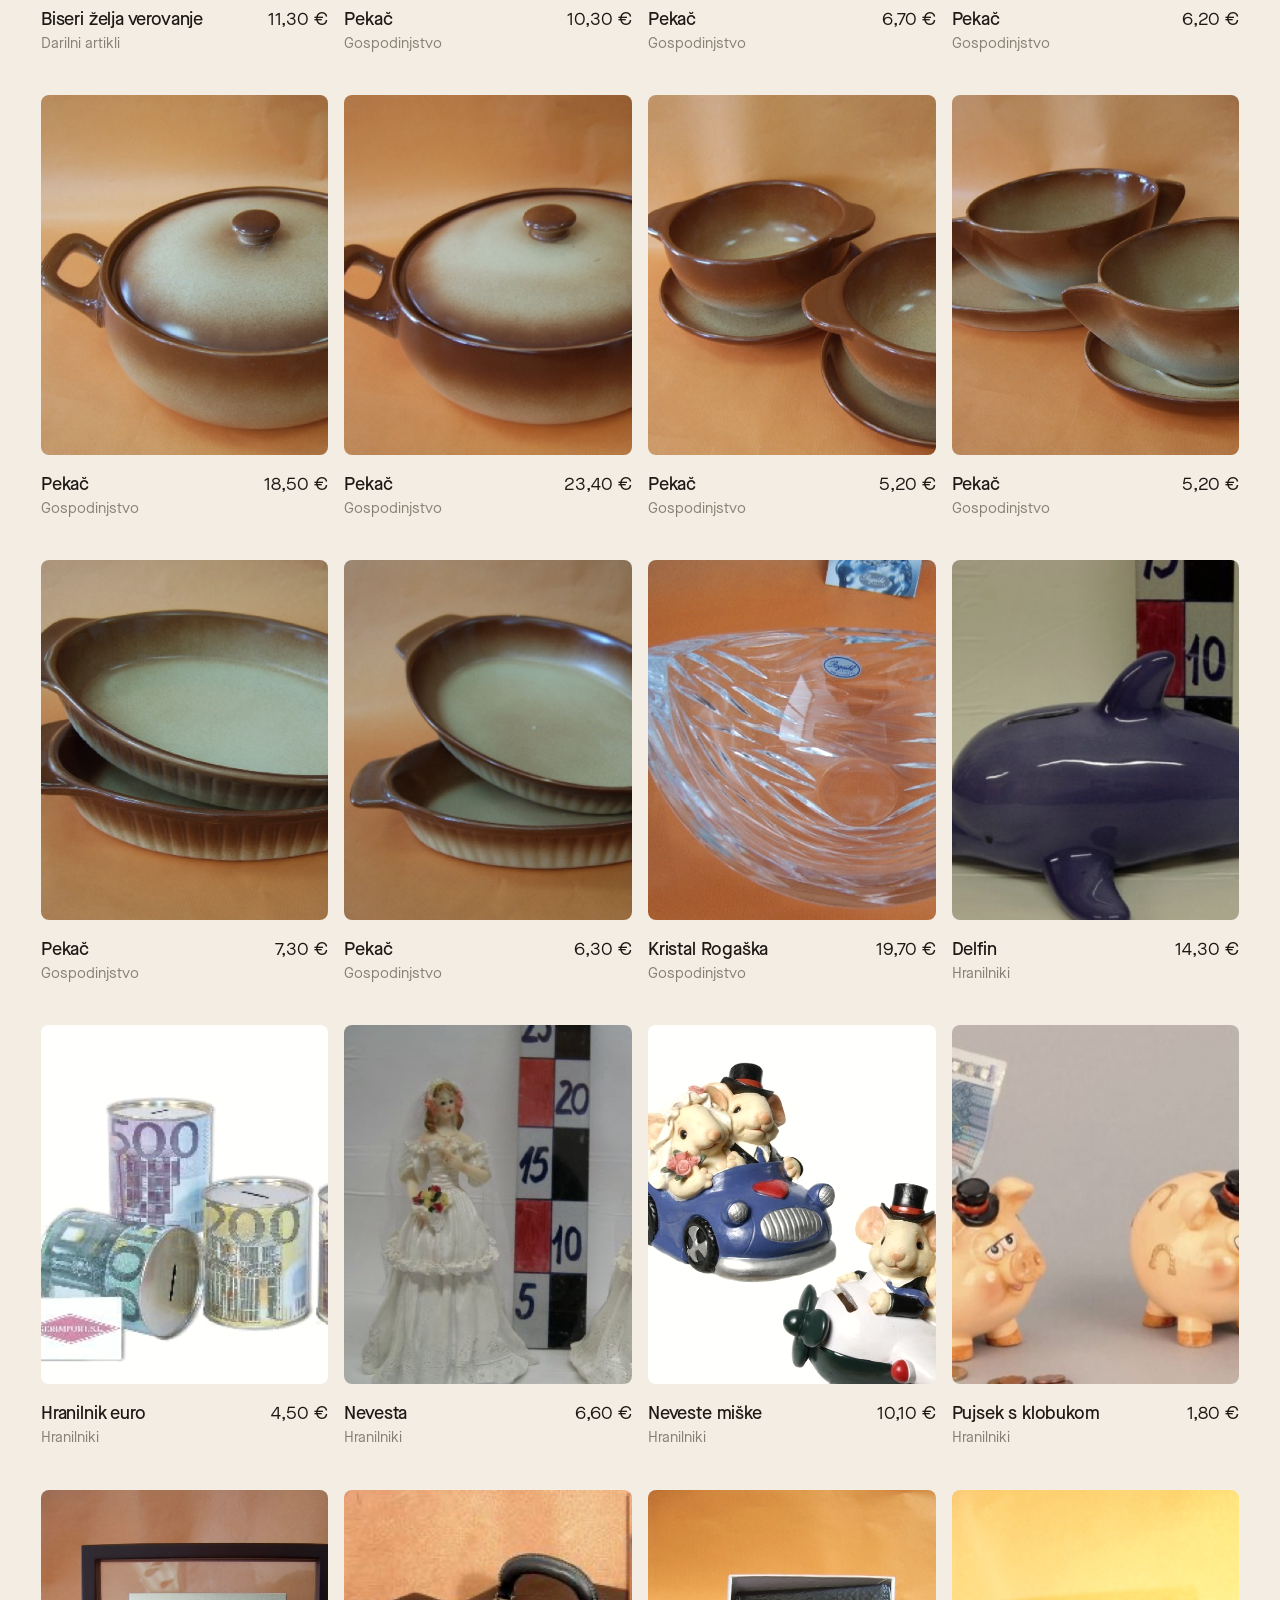
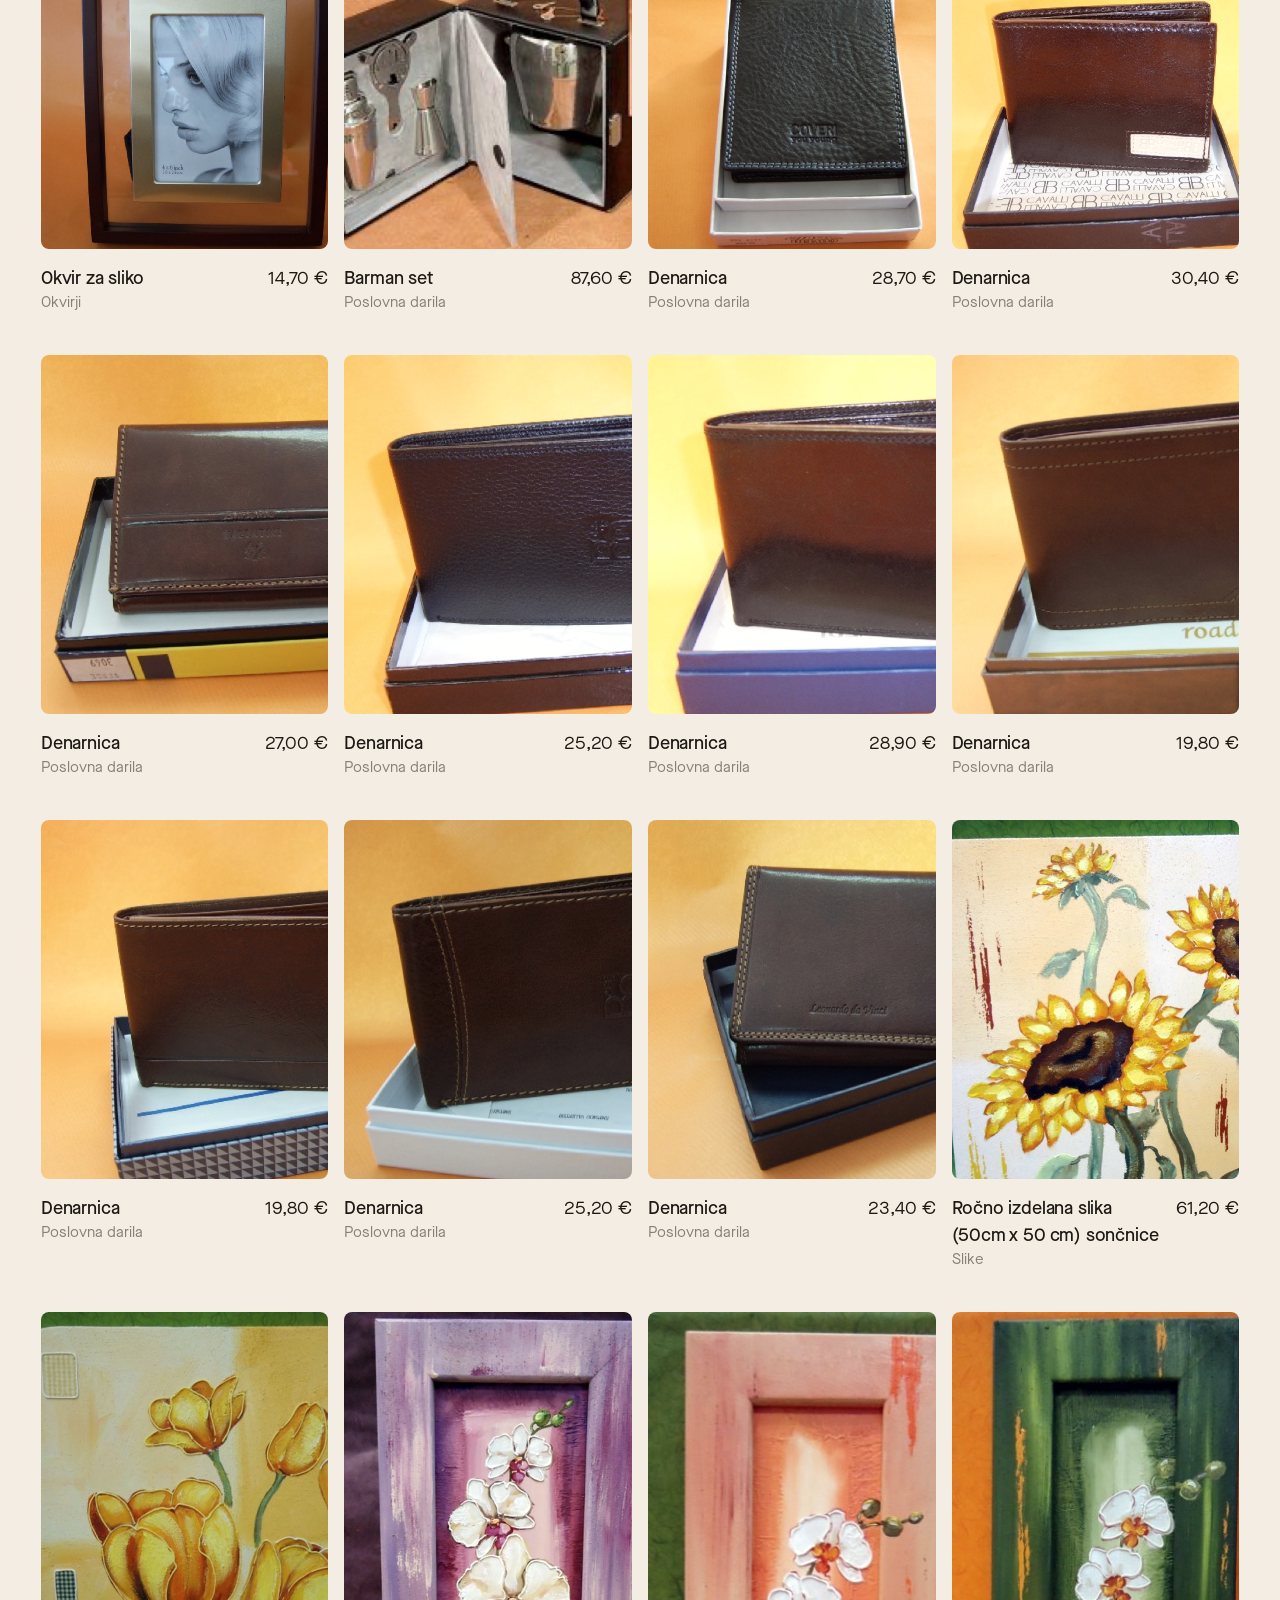
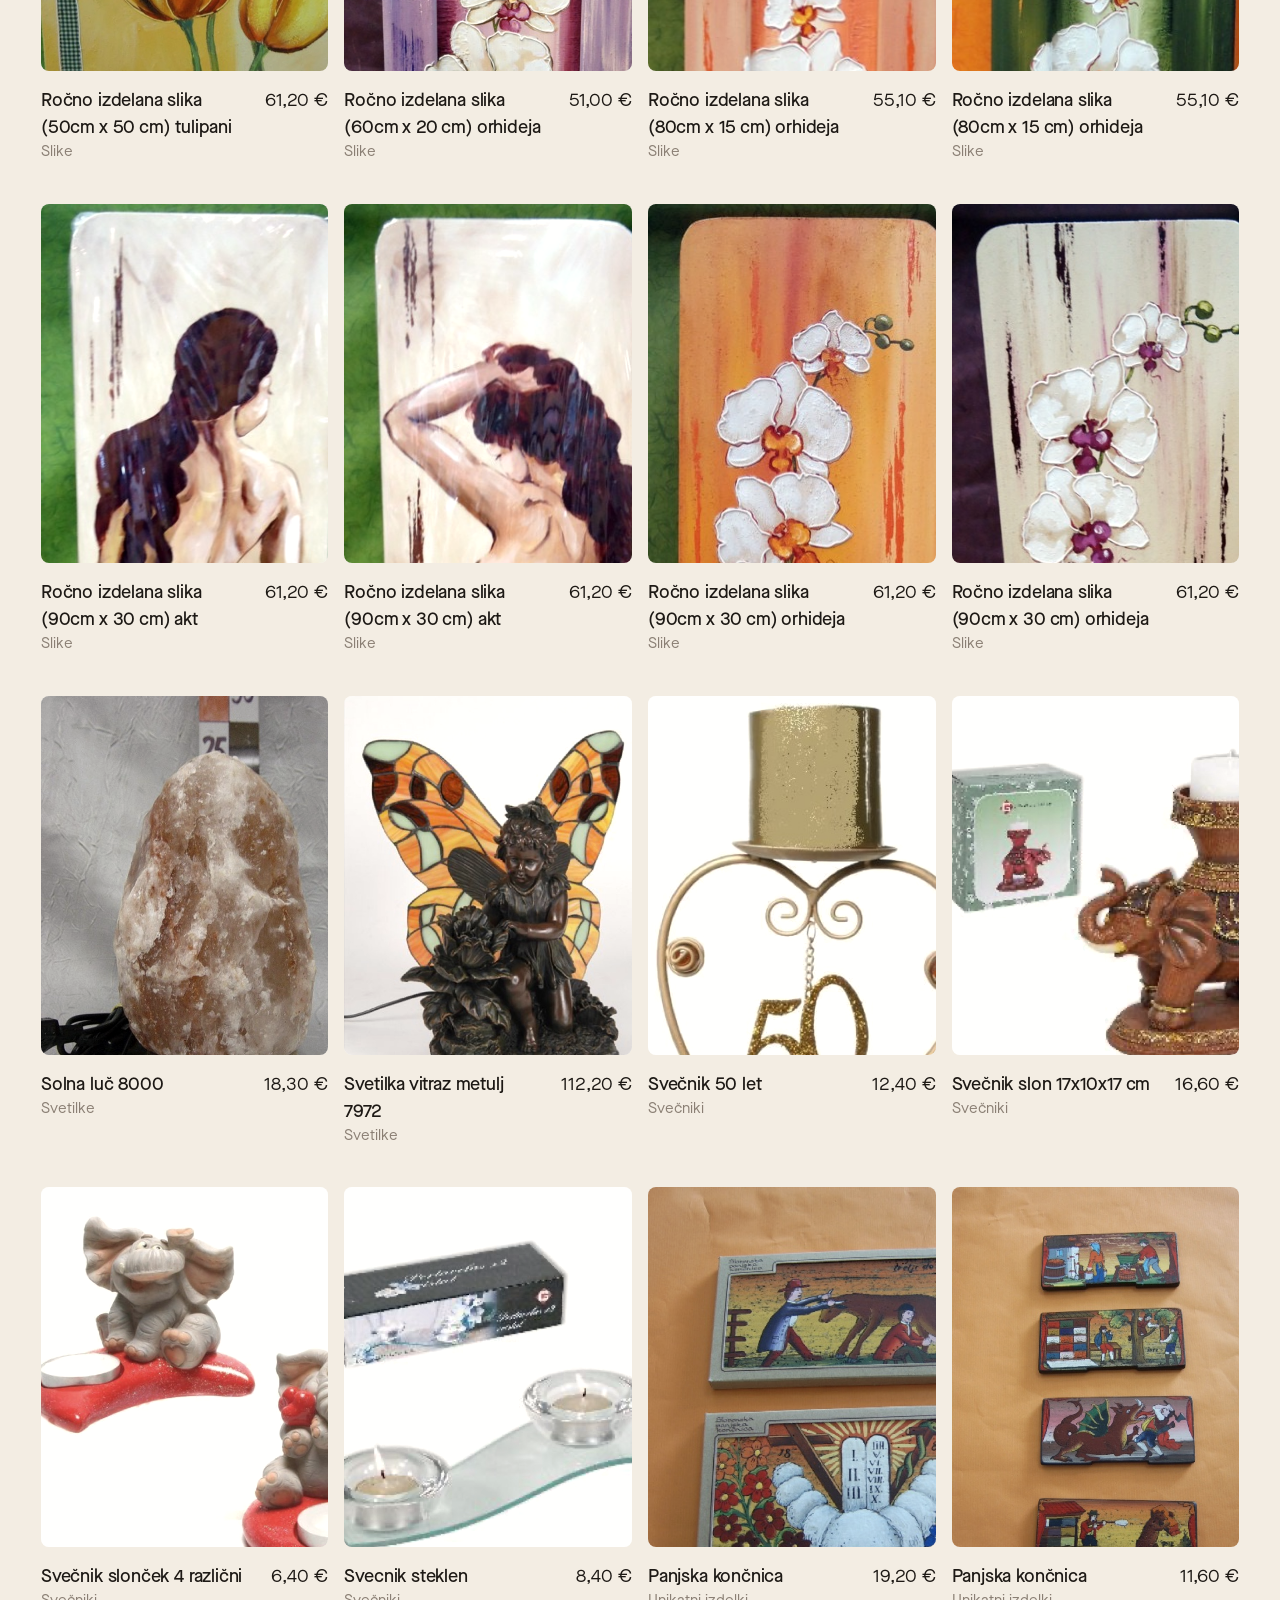
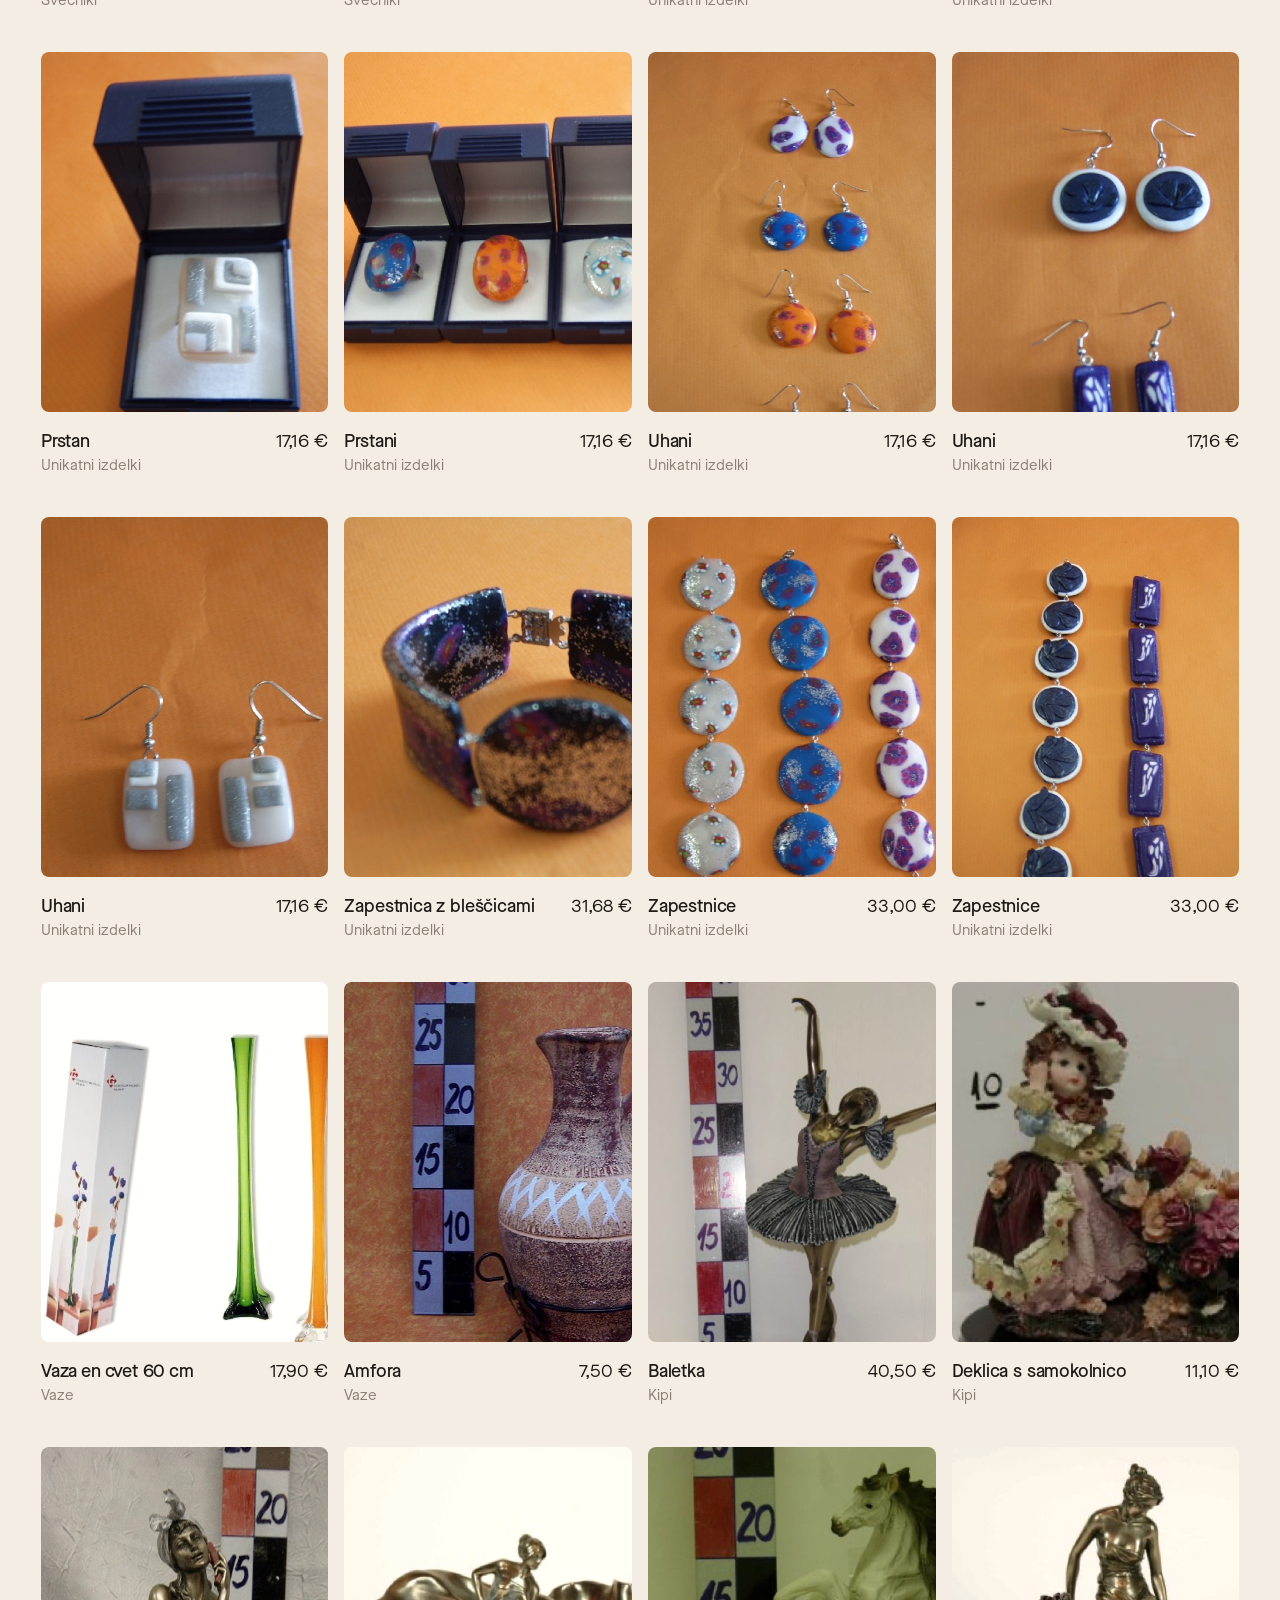
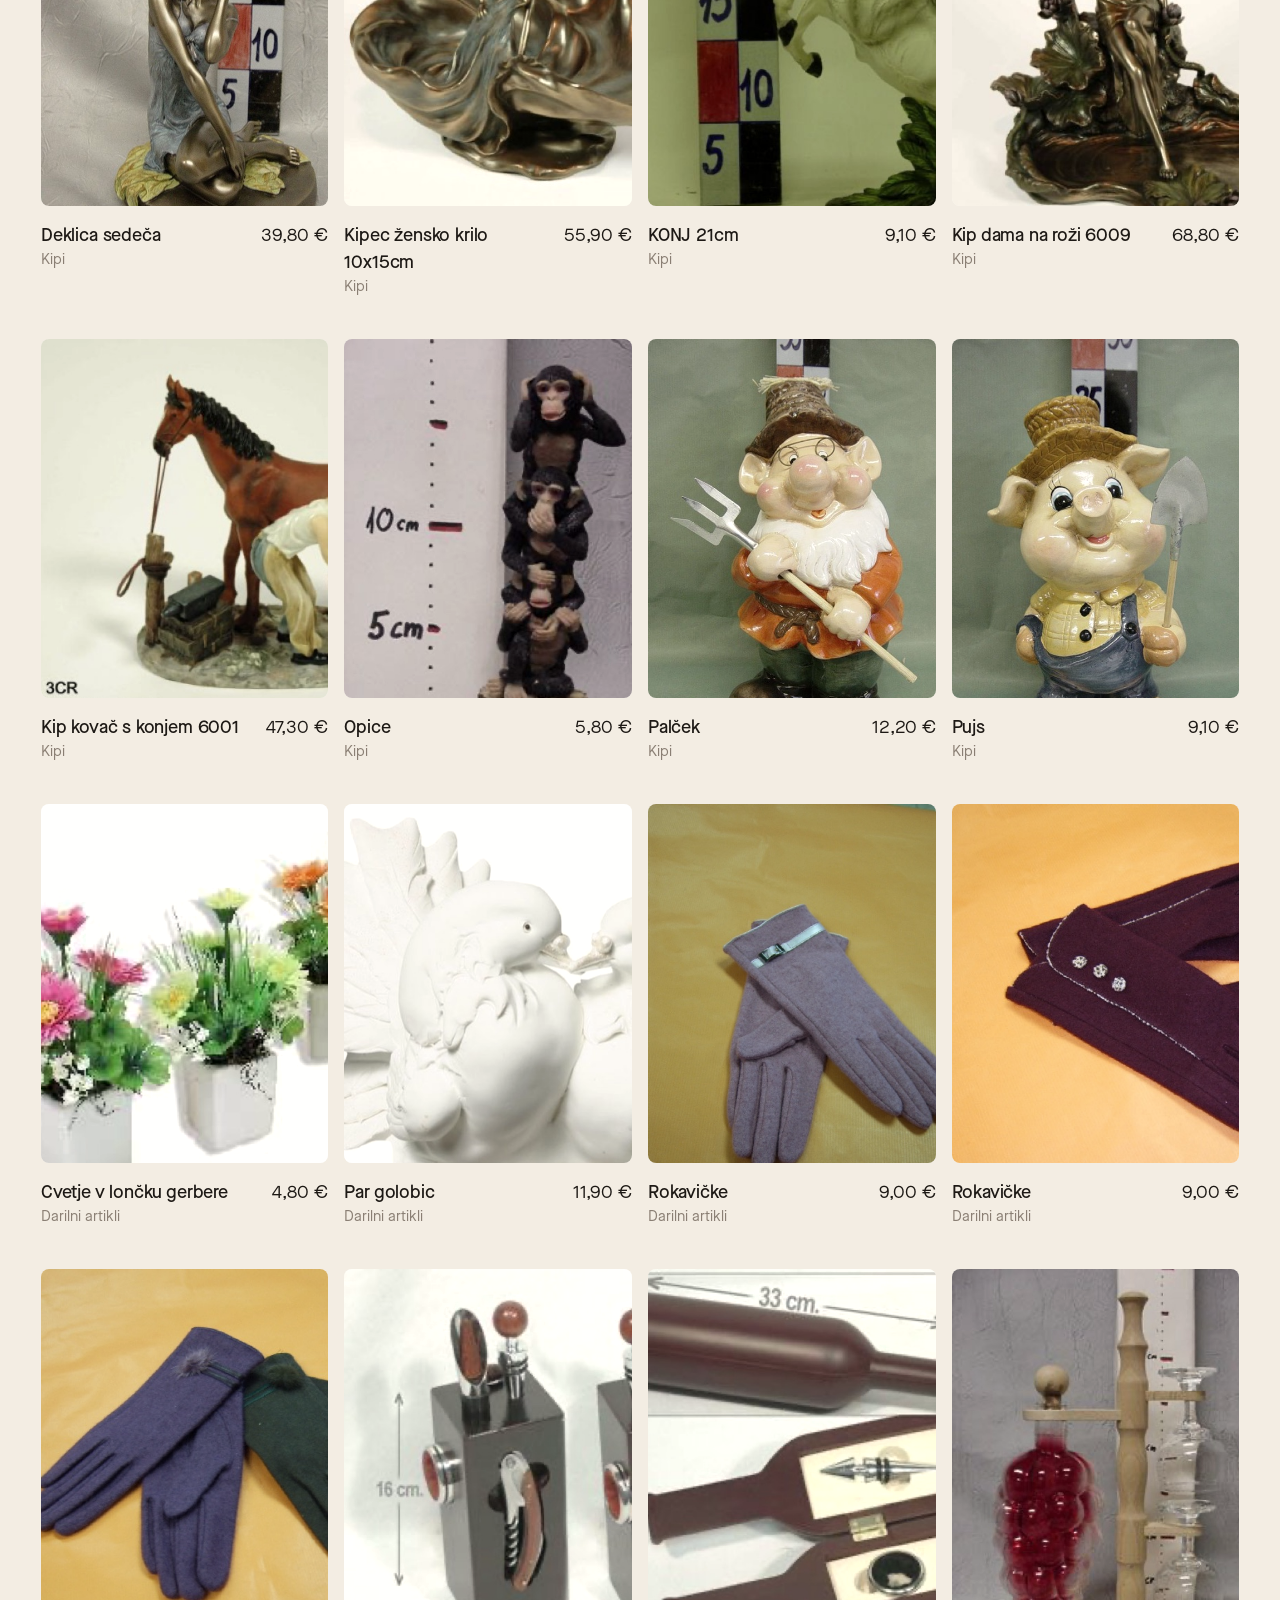
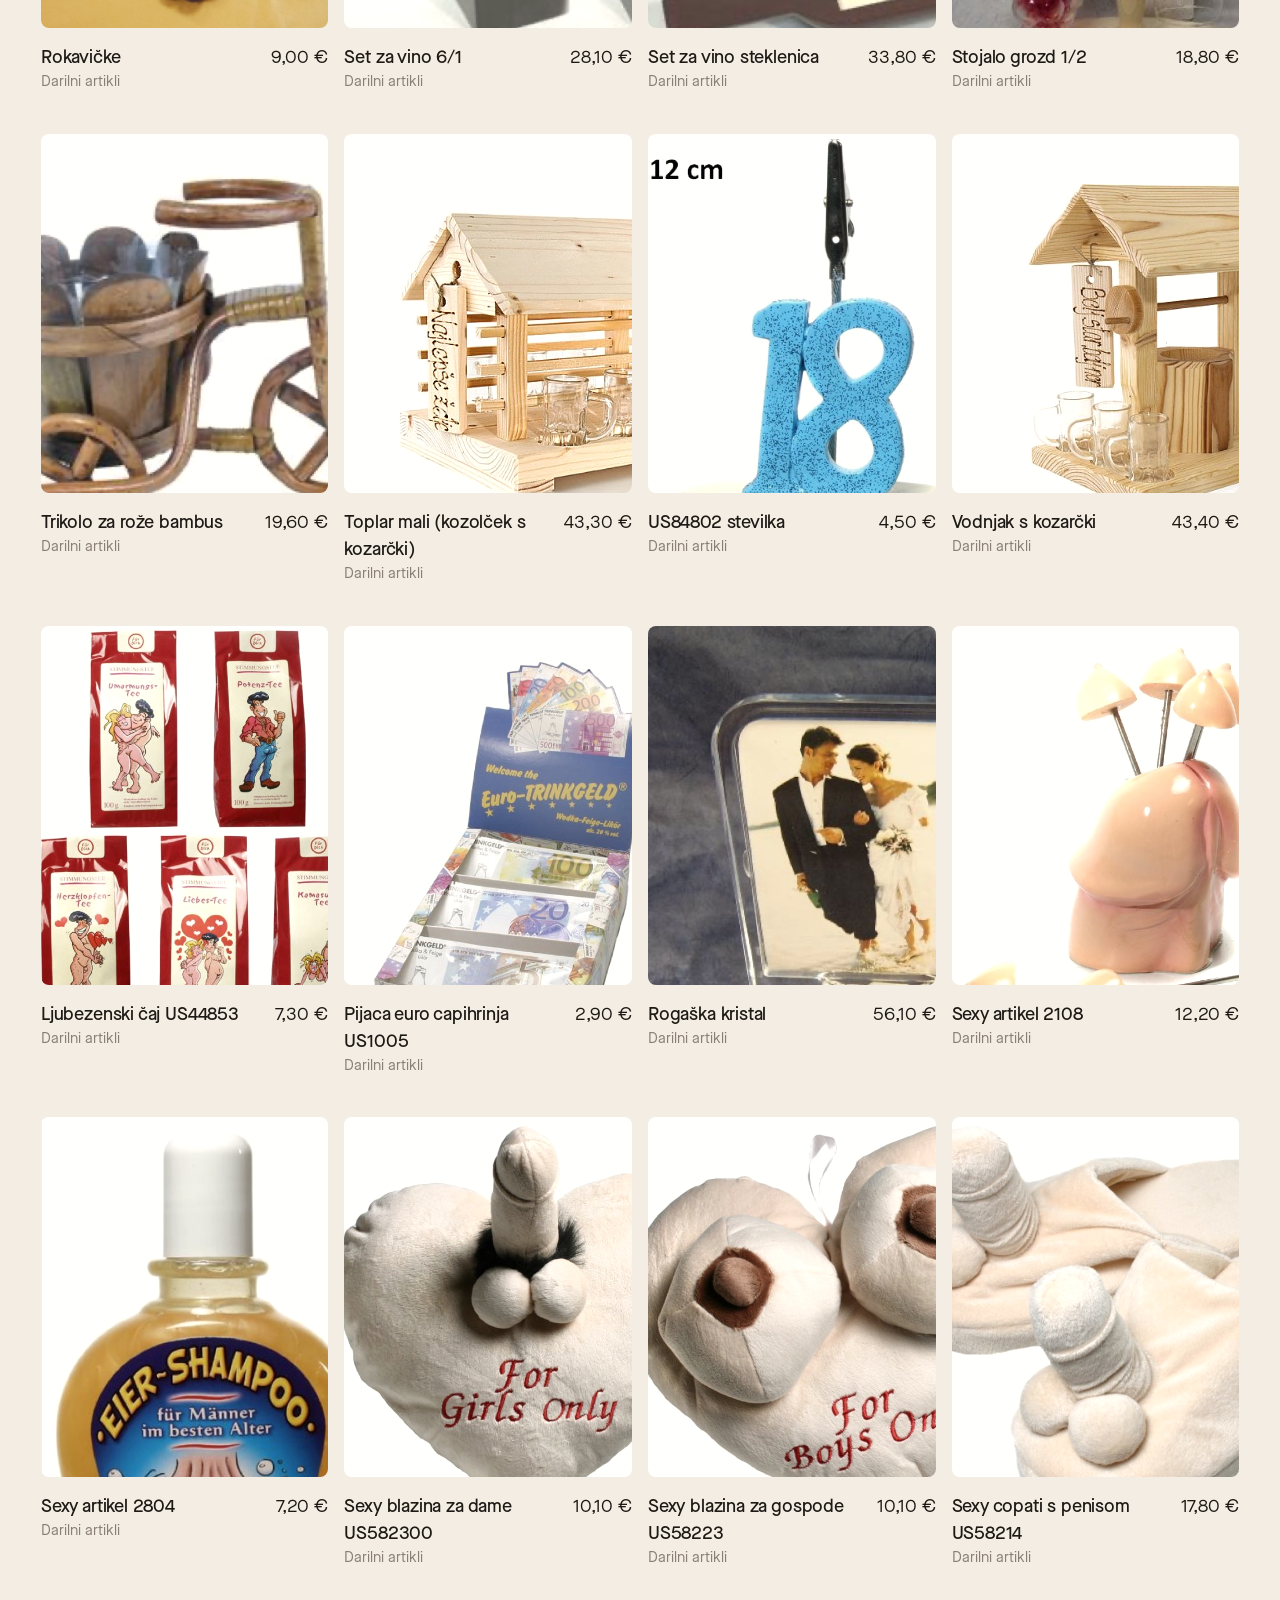
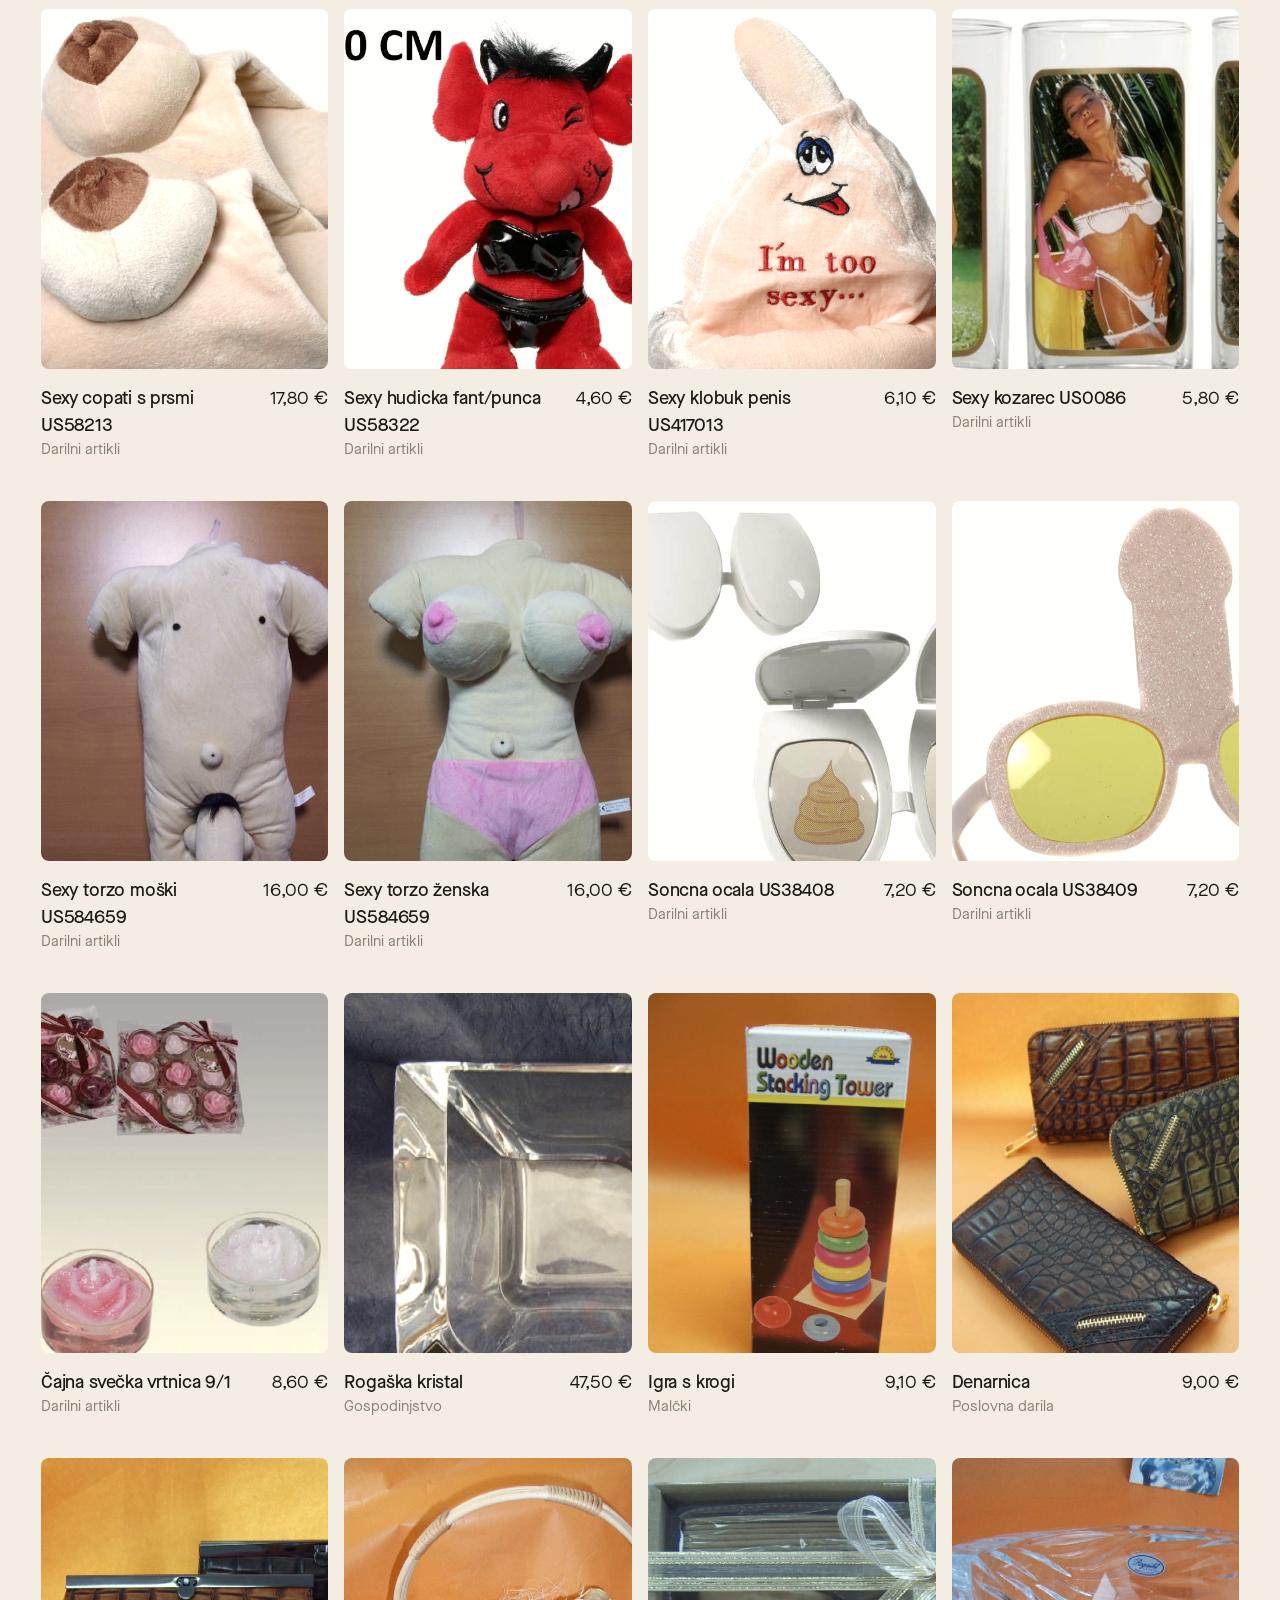
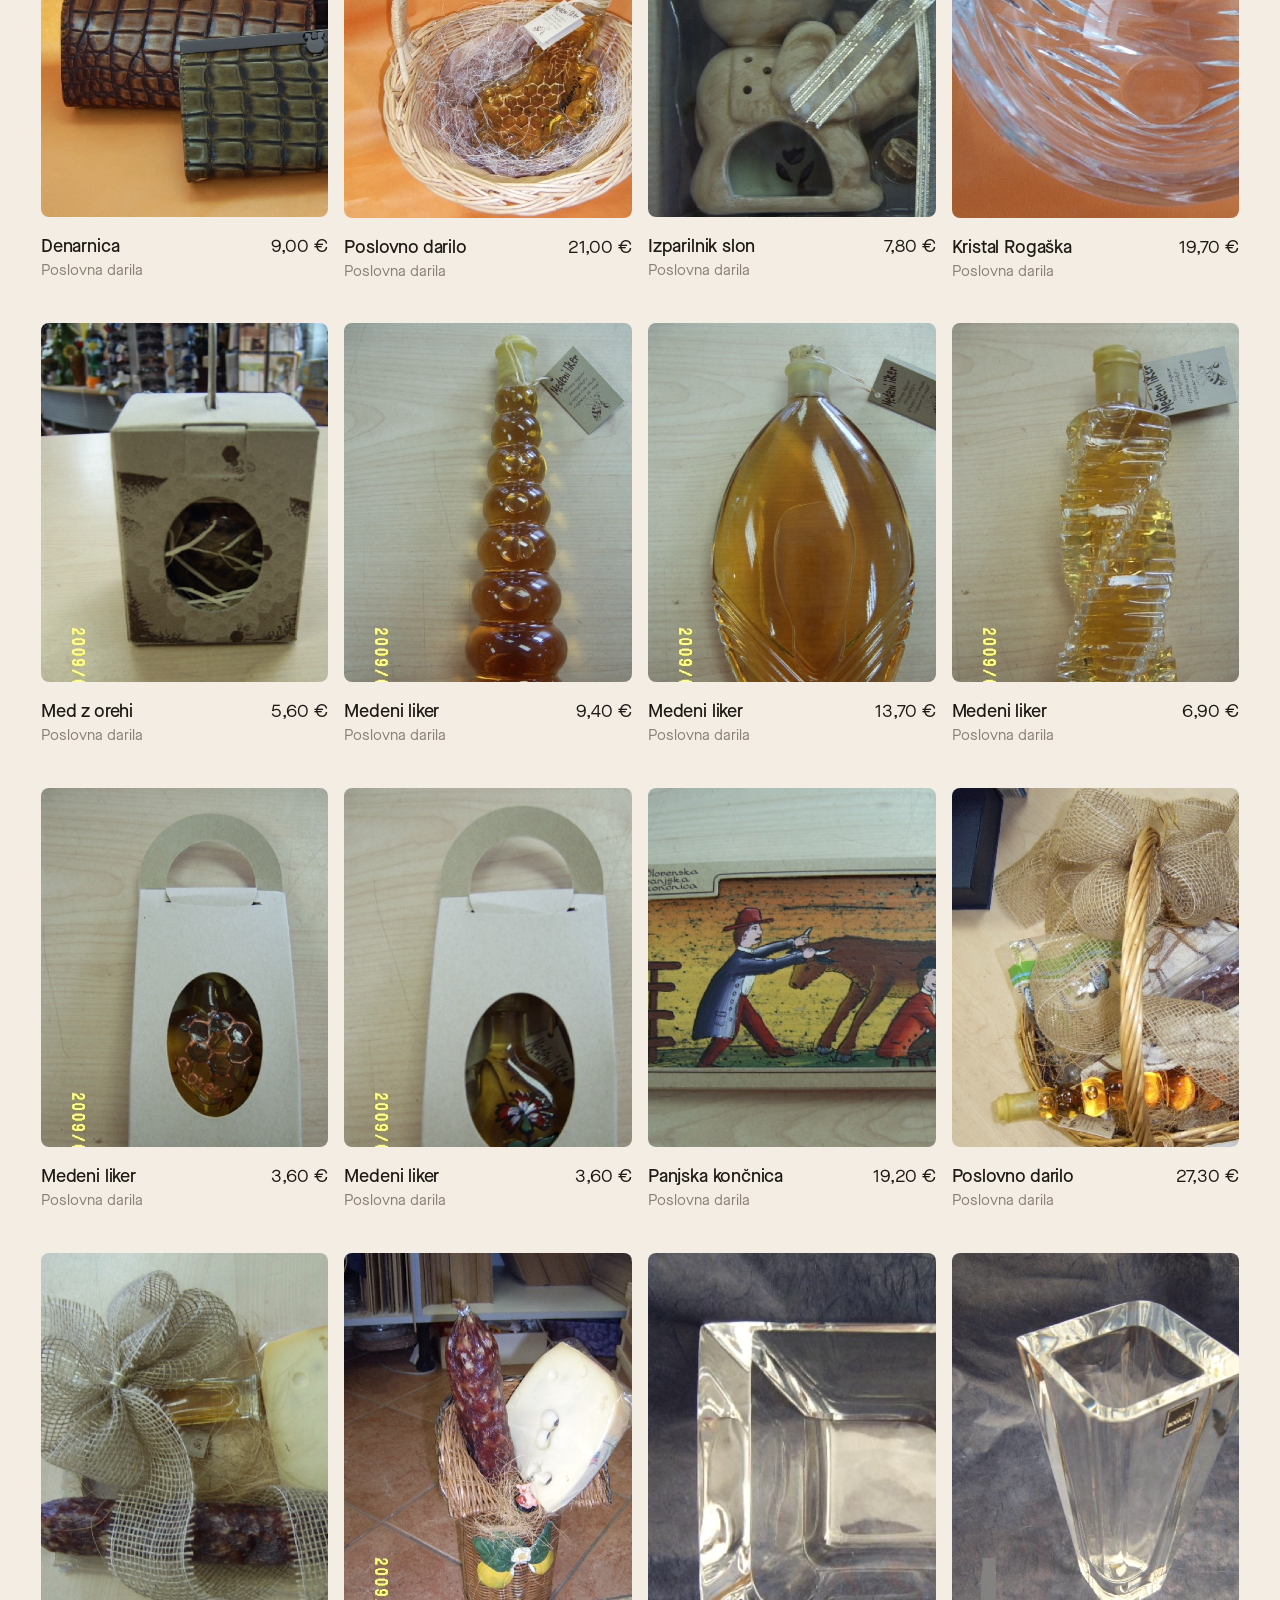
<file: ponudba.html>
<!doctype html>
<html lang="sl">
<head>
<meta charset="utf-8">
<meta name="viewport" content="width=device-width,initial-scale=1">
<title>Ponudba, Trgovina Darka</title>
<meta name="robots" content="noindex">
<link rel="stylesheet" href="assets/styles.css?v=7">
</head>
<body data-page="ponudba">
<main>
  <section class="phero">
    <h1 class="display rv">Ponudba</h1>
    <p class="lead muted rv">Vse, kar imamo ta hip v trgovini. Cene so v evrih z DDV. Izdelek rezervirajte po telefonu ali e-pošti, pripravimo in zavijemo ga do vašega prihoda.</p>
  </section>
  <div class="tabs" id="tabs"></div>
  <div class="subs" id="subs"></div>
  <div class="notice rv"><p>Spletna trgovina je v prenovi. Za naročilo nas pokličite ali nam pišite, z veseljem vam svetujemo.</p><a class="btn btn-ink" href="tel:+38631586122">031 586 122 <span class="arr">→</span></a></div>
  <div class="grid" id="grid"></div>
</main>
<script src="assets/js/gsap.min.js"></script>
<script src="assets/js/ScrollTrigger.min.js"></script>
<script src="assets/js/lenis.min.js"></script>
<script src="assets/js/products.js?v=7"></script>
<script src="assets/js/site.js?v=7"></script>
<script src="assets/js/shop.js?v=7"></script>
<script>
(() => {
  const { all, card } = window.DarkaShop;
  const order = ['Vse', 'Aktualno', 'Darilni program', 'Poslovna darila', 'Igrače', 'Nakit', 'Ure', 'Aranžirana darila', 'Kozmetika', 'Galanterija'];
  const count = c => c === 'Vse' ? all.length : all.filter(p => p.c === c).length;
  const tabs = document.getElementById('tabs'), subs = document.getElementById('subs'), grid = document.getElementById('grid');
  tabs.innerHTML = order.filter(c => count(c)).map(c => `<button class="tab" data-c="${c}">${c}<sup>${count(c)}</sup></button>`).join('');

  let cat = 'Vse', sub = '';
  const render = () => {
    tabs.querySelectorAll('.tab').forEach(t => t.classList.toggle('on', t.dataset.c === cat));
    const inCat = cat === 'Vse' ? all : all.filter(p => p.c === cat);
    const ss = [...new Set(inCat.map(p => p.s).filter(Boolean))].sort((a, b) => a.localeCompare(b, 'sl'));
    subs.innerHTML = ss.length > 1 ? ['', ...ss].map(s => `<button class="chip${s === sub ? ' on' : ''}" data-s="${s}">${s || 'Vse'}</button>`).join('') : '';
    const list = sub ? inCat.filter(p => p.s === sub) : inCat;
    grid.innerHTML = list.map(card).join('');
    if (window.gsap && !window.DARKA.reduced) {
      gsap.fromTo(grid.children, { opacity: 0, y: 30 }, { opacity: 1, y: 0, duration: .8, stagger: { each: .03, amount: .6 }, ease: 'expo.out' });
      ScrollTrigger.refresh();
    }
  };
  const fromHash = () => {
    const [c, s] = decodeURIComponent(location.hash.slice(1)).split('/');
    cat = order.includes(c) ? c : 'Vse'; sub = s || '';
    render();
  };
  tabs.addEventListener('click', e => { const t = e.target.closest('.tab'); if (t) { history.replaceState(null, '', '#' + encodeURIComponent(t.dataset.c)); cat = t.dataset.c; sub = ''; render(); } });
  subs.addEventListener('click', e => { const t = e.target.closest('.chip'); if (t) { sub = t.dataset.s; history.replaceState(null, '', '#' + encodeURIComponent(cat) + (sub ? '/' + encodeURIComponent(sub) : '')); render(); } });
  addEventListener('hashchange', fromHash);
  fromHash();
})();
</script>
</body>
</html>
</file>
<file: assets/styles.css>
@font-face{font-family:"Maison Neue";src:url(fonts/MaisonNeue-Light.otf) format("opentype");font-weight:300;font-display:swap}
@font-face{font-family:"Maison Neue";src:url(fonts/MaisonNeue-Book.otf) format("opentype");font-weight:400;font-display:swap}
@font-face{font-family:"Maison Neue";src:url(fonts/MaisonNeue-Medium.otf) format("opentype");font-weight:500;font-display:swap}
@font-face{font-family:"Maison Neue";src:url(fonts/MaisonNeue-Demi.otf) format("opentype");font-weight:600;font-display:swap}
@font-face{font-family:"Maison Neue";src:url(fonts/MaisonNeue-Bold.otf) format("opentype");font-weight:700;font-display:swap}

:root{
  --bg:#F3EDE3;
  --paper:#FAF7F2;
  --card:#EDE5D8;
  --ink:#1D1915;
  --muted:#8A7F74;
  --line:rgba(29,25,21,.12);
  --red:#D3262C;
  --brown:#241A14;
  --gut:clamp(20px,3.2vw,64px);
  --nav-h:96px;
  --ease:cubic-bezier(.22,1,.36,1);
}
*{box-sizing:border-box;margin:0;padding:0}
html{-webkit-text-size-adjust:100%}
html.lenis,html.lenis body{height:auto}
.lenis.lenis-smooth{scroll-behavior:auto!important}
body{background:var(--bg);color:var(--ink);font-family:"Maison Neue",system-ui,sans-serif;font-weight:400;font-size:18px;line-height:1.5;-webkit-font-smoothing:antialiased;overflow-x:hidden}
img{display:block;max-width:100%}
a{color:inherit;text-decoration:none}
button{font:inherit;color:inherit;background:none;border:0;cursor:pointer}
::selection{background:var(--red);color:#fff}

/* type */
.display{font-weight:600;font-size:clamp(52px,9.2vw,200px);line-height:.98;letter-spacing:-.045em;padding-bottom:.06em}
.h2{font-weight:600;font-size:clamp(40px,5.6vw,112px);line-height:1.02;letter-spacing:-.04em;padding-bottom:.05em}
.h3{font-weight:600;font-size:clamp(28px,2.6vw,48px);line-height:1.08;letter-spacing:-.03em}
.lead{font-size:clamp(19px,1.45vw,26px);line-height:1.42;letter-spacing:-.01em;color:var(--ink)}
.muted{color:var(--muted)}
.red{color:var(--red)}

/* buttons */
.btn{display:inline-flex;align-items:center;gap:14px;height:64px;padding:0 30px;border-radius:999px;font-size:18px;font-weight:500;letter-spacing:-.01em;transition:background .4s var(--ease),color .4s var(--ease),transform .4s var(--ease)}
.btn-ink{background:var(--ink);color:var(--paper)}
.btn-ink:hover{background:var(--red)}
.btn-line{box-shadow:inset 0 0 0 1.5px var(--ink)}
.btn-line:hover{background:var(--ink);color:var(--paper)}
.btn-light{background:var(--paper);color:var(--ink)}
.btn-light:hover{background:var(--red);color:#fff}
.btn .arr{transition:transform .4s var(--ease)}
.btn:hover .arr{transform:translateX(5px)}

/* loader */
.loader{position:fixed;inset:0;z-index:200;background:var(--bg);display:grid;place-items:center;pointer-events:none}
.loader-logo{width:min(390px,70vw);clip-path:inset(0 100% 0 0)}
.loader-bar{position:absolute;left:0;bottom:0;height:4px;width:100%;background:var(--red);transform-origin:left;transform:scaleX(0)}

/* nav */
.nav{position:fixed;top:0;left:0;right:0;z-index:100;height:var(--nav-h);display:flex;align-items:center;justify-content:space-between;padding:0 var(--gut);transition:background .5s var(--ease),transform .6s var(--ease),height .5s var(--ease)}
.nav.scrolled{background:rgba(243,237,227,.88);backdrop-filter:blur(18px);-webkit-backdrop-filter:blur(18px);height:80px}
.nav.hide{transform:translateY(-100%)}
.nav-logo img{height:clamp(44px,2.6vw,64px);width:auto}
.nav-links{display:flex;gap:clamp(32px,2.4vw,56px);font-size:clamp(18px,.95vw,22px);font-weight:500;letter-spacing:-.01em}
.nav-links>a,.nav-links>button{position:relative;padding:8px 0}
.nav-links>a::after,.nav-links>button::after{content:"";position:absolute;left:0;bottom:2px;height:1.5px;width:100%;background:currentColor;transform:scaleX(0);transform-origin:right;transition:transform .5s var(--ease)}
.nav-links>a:hover::after,.nav-links>button:hover::after,.nav-links>.active::after{transform:scaleX(1);transform-origin:left}
.nav-right{display:flex;align-items:center;gap:16px}
.nav-call{height:52px;padding:0 24px;font-size:17px}
.burger{display:none;width:52px;height:52px;border-radius:50%;background:var(--ink);position:relative}
.burger span{position:absolute;left:16px;right:16px;height:1.5px;background:var(--paper);transition:transform .4s var(--ease)}
.burger span:first-child{top:21px}.burger span:last-child{top:29px}
.menu-open .burger span:first-child{transform:translateY(4px) rotate(45deg)}
.menu-open .burger span:last-child{transform:translateY(-4px) rotate(-45deg)}

/* mega */
.mega{position:fixed;top:0;left:0;right:0;z-index:90;background:var(--paper);padding:calc(var(--nav-h) + 24px) var(--gut) 48px;display:grid;grid-template-columns:1.1fr 1fr 1fr .9fr;gap:48px;clip-path:inset(0 0 100% 0);transition:clip-path .7s var(--ease);box-shadow:0 30px 60px -40px rgba(0,0,0,.25)}
.mega.open{clip-path:inset(0 0 0 0)}
.mega-col h4{font-size:15px;font-weight:500;color:var(--muted);margin-bottom:18px}
.mega-big a{display:block;font-size:clamp(28px,2.4vw,44px);font-weight:600;letter-spacing:-.03em;line-height:1.18;transition:color .3s,transform .5s var(--ease)}
.mega-big a:hover{color:var(--red);transform:translateX(8px)}
.mega-list a{display:block;font-size:18px;line-height:2;transition:color .3s}
.mega-list a:hover{color:var(--red)}
.mega-img{border-radius:6px;overflow:hidden;aspect-ratio:4/5;background:var(--card)}
.mega-img img{width:100%;height:100%;object-fit:cover;transition:opacity .4s}
.mega-scrim{position:fixed;inset:0;z-index:80;background:rgba(29,25,21,.25);opacity:0;pointer-events:none;transition:opacity .5s}
.mega-scrim.open{opacity:1;pointer-events:auto}

/* mobile menu */
.mmenu{position:fixed;inset:0;z-index:95;background:var(--paper);padding:120px var(--gut) 40px;display:flex;flex-direction:column;justify-content:space-between;clip-path:inset(0 0 100% 0);transition:clip-path .7s var(--ease)}
.menu-open .mmenu{clip-path:inset(0 0 0 0)}
.mmenu a.big{display:block;font-size:44px;font-weight:600;letter-spacing:-.035em;line-height:1.2}

/* hero */
.hero{padding:calc(var(--nav-h) + 6vh) var(--gut) 0;min-height:100vh}
.hero-top{display:grid;grid-template-columns:1fr auto;align-items:end;gap:40px}
.hero h1 .ln{display:block;overflow:hidden;padding-bottom:.04em}
.hero h1 .ln>span{display:block}
.hero-side{max-width:400px;padding-bottom:1.6vw}
.hero-side p{margin-bottom:28px}
.hero-media{--c:var(--gut);--r:8px;margin:5vh calc(var(--gut) * -1) 0;height:88vh;overflow:hidden;clip-path:inset(0 var(--c) 0 var(--c) round var(--r))}
.hero-media img{width:100%;height:118%;object-fit:cover;object-position:60% 50%}

/* statement */
.statement{padding:22vh var(--gut) 18vh}
.statement p{font-weight:500;font-size:clamp(32px,4.4vw,88px);line-height:1.1;letter-spacing:-.035em;max-width:17em}
.statement .w{opacity:.16}
.statement-meta{display:flex;gap:56px;margin-top:64px;flex-wrap:wrap}
.statement-meta div{font-size:18px}
.statement-meta b{display:block;font-weight:600;font-size:clamp(44px,4vw,72px);letter-spacing:-.04em;line-height:1}

/* section head */
.shead{display:flex;justify-content:space-between;align-items:end;gap:40px;padding:0 var(--gut);margin-bottom:48px}
.shead p{max-width:440px}

/* categories bento */
.cats{padding-bottom:20vh}
.bento{display:grid;grid-template-columns:repeat(12,1fr);grid-auto-rows:clamp(220px,24vw,460px);gap:12px;padding:0 var(--gut)}
.tile{position:relative;border-radius:8px;overflow:hidden;background:var(--card);display:block}
.tile img{width:100%;height:100%;object-fit:cover;transform:scale(1.08);transition:transform 1.2s var(--ease)}
.tile:hover img{transform:scale(1.01)}
.tile::after{content:"";position:absolute;inset:auto 0 0 0;height:55%;background:linear-gradient(to top,rgba(29,25,21,.55),rgba(29,25,21,0))}
.tile-t{position:absolute;left:28px;right:28px;bottom:24px;z-index:2;color:#fff;display:flex;justify-content:space-between;align-items:end;gap:16px}
.tile-t b{font-weight:600;font-size:clamp(26px,2.4vw,46px);letter-spacing:-.03em;line-height:1.05}
.tile-t span{font-size:16px;opacity:.85;white-space:nowrap}
.t1{grid-column:span 7;grid-row:span 2}.t2{grid-column:span 5}.t3{grid-column:span 5}
.t4{grid-column:span 4}.t5{grid-column:span 4}.t6{grid-column:span 4}
.t7{grid-column:span 6}.t8{grid-column:span 6}

/* wrap story */
.story{display:grid;grid-template-columns:1fr 1fr;gap:var(--gut);padding:0 var(--gut) 20vh}
.story-media{position:sticky;top:calc(var(--nav-h) + 8px);height:calc(100vh - var(--nav-h) - 40px);border-radius:8px;overflow:hidden;background:var(--card)}
.story-media img{position:absolute;inset:0;width:100%;height:100%;object-fit:cover;opacity:0;transition:opacity 1s var(--ease),transform 1.6s var(--ease);transform:scale(1.06)}
.story-media img.on{opacity:1;transform:scale(1)}
.story-steps{padding-top:10vh}
.story-steps .h2{margin-bottom:8vh}
.step{min-height:62vh;padding:40px 0;border-top:1px solid var(--line);display:grid;grid-template-columns:80px 1fr;gap:0 24px;align-content:start;opacity:.28;transition:opacity .6s var(--ease)}
.step.on{opacity:1}
.step-n{font-size:20px;font-weight:600;color:var(--red)}
.step h3{margin-bottom:20px}
.step p{max-width:470px}

/* shelf */
.shelf{padding:0 0 20vh;overflow:hidden}
.shelf-track{display:flex;gap:16px;padding:0 var(--gut);width:max-content}
.pcard{width:clamp(280px,25vw,480px);flex:none;cursor:pointer}
.pcard-img{aspect-ratio:4/5;border-radius:8px;overflow:hidden;background:var(--paper)}
/* zoom anchored top-left crops the camera date stamp out of the old photos */
.pcard-img img{width:100%;height:100%;object-fit:cover;filter:saturate(.86) contrast(1.03) sepia(.06);object-position:30% 0;transform:scale(1.16);transform-origin:0 0;transition:transform .9s var(--ease)}
.pcard:hover .pcard-img img{transform:scale(1.2)}
.pcard-m{display:flex;justify-content:space-between;gap:16px;padding-top:16px;font-size:18px}
.pcard-m .n{font-weight:500;letter-spacing:-.01em}
.pcard-m .pr{white-space:nowrap}
.pcard-s{font-size:15px;color:var(--muted)}

/* business */
.biz{background:var(--brown);color:var(--paper);padding:18vh var(--gut);display:grid;grid-template-columns:1.15fr 1fr;gap:var(--gut);align-items:center;border-radius:0}
.biz-media{border-radius:8px;overflow:hidden;aspect-ratio:16/11}
.biz-media img{width:100%;height:115%;object-fit:cover}
.biz .lead{color:rgba(250,247,242,.72);margin:28px 0 40px;max-width:520px}
.biz-list{border-top:1px solid rgba(250,247,242,.16);margin-bottom:48px}
.biz-list li{list-style:none;display:flex;justify-content:space-between;padding:20px 0;border-bottom:1px solid rgba(250,247,242,.16);font-size:20px}
.biz-list li span{color:rgba(250,247,242,.5)}

/* darka */
.darka{padding:20vh var(--gut);display:grid;grid-template-columns:.9fr 1.1fr;gap:var(--gut);align-items:end}
.darka-img{border-radius:8px;overflow:hidden;aspect-ratio:4/5}
.darka-img img{width:100%;height:115%;object-fit:cover}
.darka q{display:block;quotes:none;font-weight:500;font-size:clamp(34px,3.8vw,72px);line-height:1.08;letter-spacing:-.035em;margin-bottom:48px}
.darka-who{display:flex;align-items:center;gap:32px;flex-wrap:wrap}
.darka-who b{font-weight:600;font-size:22px;display:block}

/* visit */
.visit{padding:0 var(--gut) 18vh}
.visit-grid{display:grid;grid-template-columns:1fr 1fr;gap:var(--gut)}
.rows{border-top:1px solid var(--line)}
.row{display:flex;justify-content:space-between;align-items:baseline;gap:24px;padding:24px 0;border-bottom:1px solid var(--line);font-size:clamp(20px,1.6vw,28px);letter-spacing:-.015em}
.row b{font-weight:500}
.row .st{font-size:16px;display:inline-flex;align-items:center;gap:8px;color:var(--muted)}
.dot{width:8px;height:8px;border-radius:50%;background:var(--muted)}
.dot.open{background:#2E9E5B}
.map{border-radius:8px;overflow:hidden;min-height:520px;background:var(--card);position:relative}
.map iframe{position:absolute;inset:0;width:100%;height:100%;border:0;filter:grayscale(.85) sepia(.2) contrast(.95)}
.visit-note{margin-top:32px;max-width:560px}

/* footer */
.foot{background:var(--ink);color:var(--paper);padding:14vh var(--gut) 40px;overflow:hidden}
.foot-call{display:block;font-weight:600;font-size:clamp(64px,16.4vw,420px);line-height:.95;letter-spacing:-.055em;white-space:nowrap;padding-bottom:.06em;transition:color .5s var(--ease)}
.foot-call:hover{color:var(--red)}
.foot-lbl{font-size:18px;color:rgba(250,247,242,.55);margin-bottom:16px}
.foot-grid{display:grid;grid-template-columns:repeat(4,1fr);gap:40px;margin-top:12vh;padding-top:40px;border-top:1px solid rgba(250,247,242,.14);font-size:17px;line-height:1.75}
.foot-grid h5{font-size:15px;font-weight:500;color:rgba(250,247,242,.5);margin-bottom:14px}
.foot-grid a:hover{color:var(--red)}
.foot-logo{background:var(--paper);display:inline-block;padding:14px 18px;border-radius:6px}
.foot-logo img{height:44px}
.foot-bottom{display:flex;justify-content:space-between;gap:20px;margin-top:64px;font-size:15px;color:rgba(250,247,242,.45)}

/* catalogue page */
.phero{padding:calc(var(--nav-h) + 8vh) var(--gut) 6vh}
.phero .lead{max-width:620px;margin-top:28px}
.tabs{display:flex;flex-wrap:wrap;gap:4px 30px;padding:0 var(--gut);margin-bottom:24px}
.tab{font-weight:600;font-size:clamp(28px,3vw,56px);letter-spacing:-.035em;line-height:1.15;color:rgba(29,25,21,.22);transition:color .4s var(--ease);position:relative}
.tab:hover{color:rgba(29,25,21,.6)}
.tab.on{color:var(--ink)}
.tab sup{font-size:.34em;font-weight:500;letter-spacing:0;margin-left:4px;vertical-align:super}
.subs{display:flex;flex-wrap:wrap;gap:10px;padding:0 var(--gut);margin-bottom:48px;min-height:46px}
.chip{height:46px;padding:0 20px;border-radius:999px;font-size:16px;box-shadow:inset 0 0 0 1.5px var(--line);transition:background .3s,color .3s,box-shadow .3s}
.chip:hover{box-shadow:inset 0 0 0 1.5px var(--ink)}
.chip.on{background:var(--ink);color:var(--paper);box-shadow:none}
.grid{display:grid;grid-template-columns:repeat(auto-fill,minmax(min(280px,42vw),1fr));gap:40px 16px;padding:0 var(--gut) 18vh}
.grid .pcard{width:auto}
.notice{margin:0 var(--gut) 48px;padding:28px 32px;border-radius:8px;background:var(--paper);display:flex;justify-content:space-between;align-items:center;gap:24px;flex-wrap:wrap}
.notice p{font-size:19px;max-width:760px}

/* modal */
.modal{position:fixed;inset:0;z-index:150;display:grid;place-items:center;padding:var(--gut);pointer-events:none}
.modal-bg{position:absolute;inset:0;background:rgba(29,25,21,.45);opacity:0;transition:opacity .5s}
.modal-box{position:relative;background:var(--bg);border-radius:10px;width:min(1100px,100%);max-height:90vh;overflow:auto;display:grid;grid-template-columns:1fr 1fr;opacity:0;transform:translateY(30px);transition:opacity .5s var(--ease),transform .6s var(--ease)}
.modal.open{pointer-events:auto}
.modal.open .modal-bg{opacity:1}
.modal.open .modal-box{opacity:1;transform:none}
.modal-img{background:var(--paper);display:grid;place-items:center;padding:8%;min-height:420px}
.modal-img img{max-height:62vh;object-fit:contain;border-radius:4px}
.modal-info{padding:48px;display:flex;flex-direction:column}
.modal-info .h3{margin:10px 0 18px}
.modal-price{font-size:36px;font-weight:600;letter-spacing:-.03em;margin:auto 0 28px;padding-top:32px}
.modal-x{position:absolute;top:16px;right:16px;width:48px;height:48px;border-radius:50%;background:var(--paper);font-size:22px;z-index:2}

/* about page */
.about-hero{height:80vh;margin:0 var(--gut);border-radius:8px;overflow:hidden}
.about-hero img{width:100%;height:115%;object-fit:cover}
.about-txt{padding:18vh var(--gut);display:grid;grid-template-columns:1fr 1.3fr;gap:var(--gut)}
.vcard{display:grid;grid-template-columns:repeat(4,1fr);gap:40px;padding:0 var(--gut) 18vh}
.vcard div{border-top:1px solid var(--line);padding-top:20px;font-size:18px}
.vcard h5{font-size:15px;font-weight:500;color:var(--muted);margin-bottom:8px}

/* reveal */
.rv{opacity:0;transform:translateY(40px)}
.no-js .rv,.reduced .rv{opacity:1;transform:none}

@media (max-width:1100px){
  .nav-links{display:none}
  .burger{display:block}
  .mega{display:none}
  .hero-top{grid-template-columns:1fr}
  .story{grid-template-columns:1fr}
  .story-media{position:relative;top:0;height:70vh}
  .step{min-height:auto;opacity:1}
  .biz,.darka,.visit-grid,.about-txt{grid-template-columns:1fr}
  .foot-grid,.vcard{grid-template-columns:1fr 1fr}
  .modal-box{grid-template-columns:1fr}
}
@media (max-width:700px){
  :root{--nav-h:76px}
  body{font-size:17px}
  .nav-logo img{height:36px}
  .nav-call{display:none}
  .hero-media{height:62vh}
  .bento{grid-template-columns:1fr 1fr;grid-auto-rows:220px;gap:8px}
  .bento .tile{grid-column:span 1;grid-row:span 1}
  .bento .t1{grid-column:span 2;grid-row:span 2}
  .tile-t{left:16px;right:16px;bottom:14px}
  .tile-t span{display:none}
  .shead{flex-direction:column;align-items:start;gap:20px}
  .statement{padding:14vh var(--gut)}
  .map{min-height:380px}
  .foot-grid,.vcard{grid-template-columns:1fr}
  .foot-bottom{flex-direction:column}
  .modal-info{padding:28px}
  .pcard{width:72vw}
  .grid .pcard{width:auto}
  .grid{gap:28px 10px}
  .pcard-m{flex-direction:column;gap:2px;font-size:16px}
}
@media (prefers-reduced-motion:reduce){*{transition:none!important;animation:none!important}}
</file>
